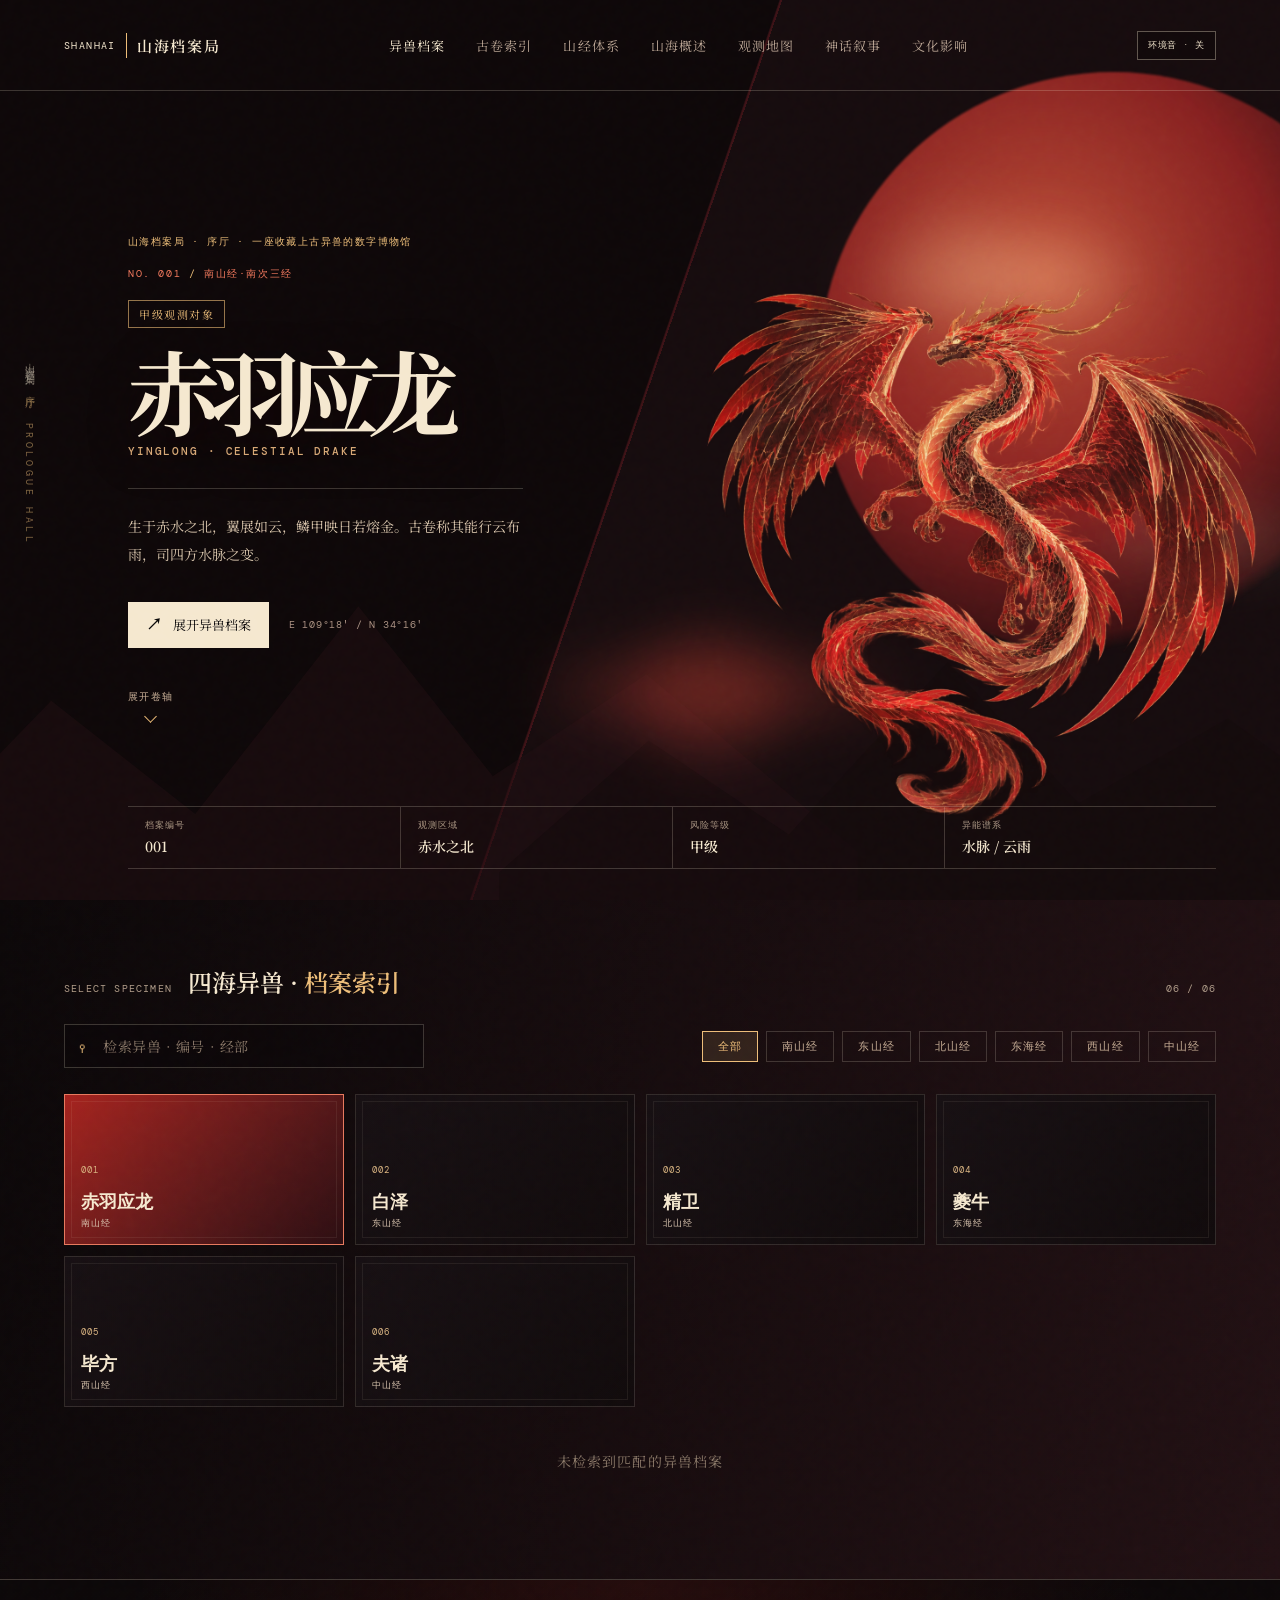
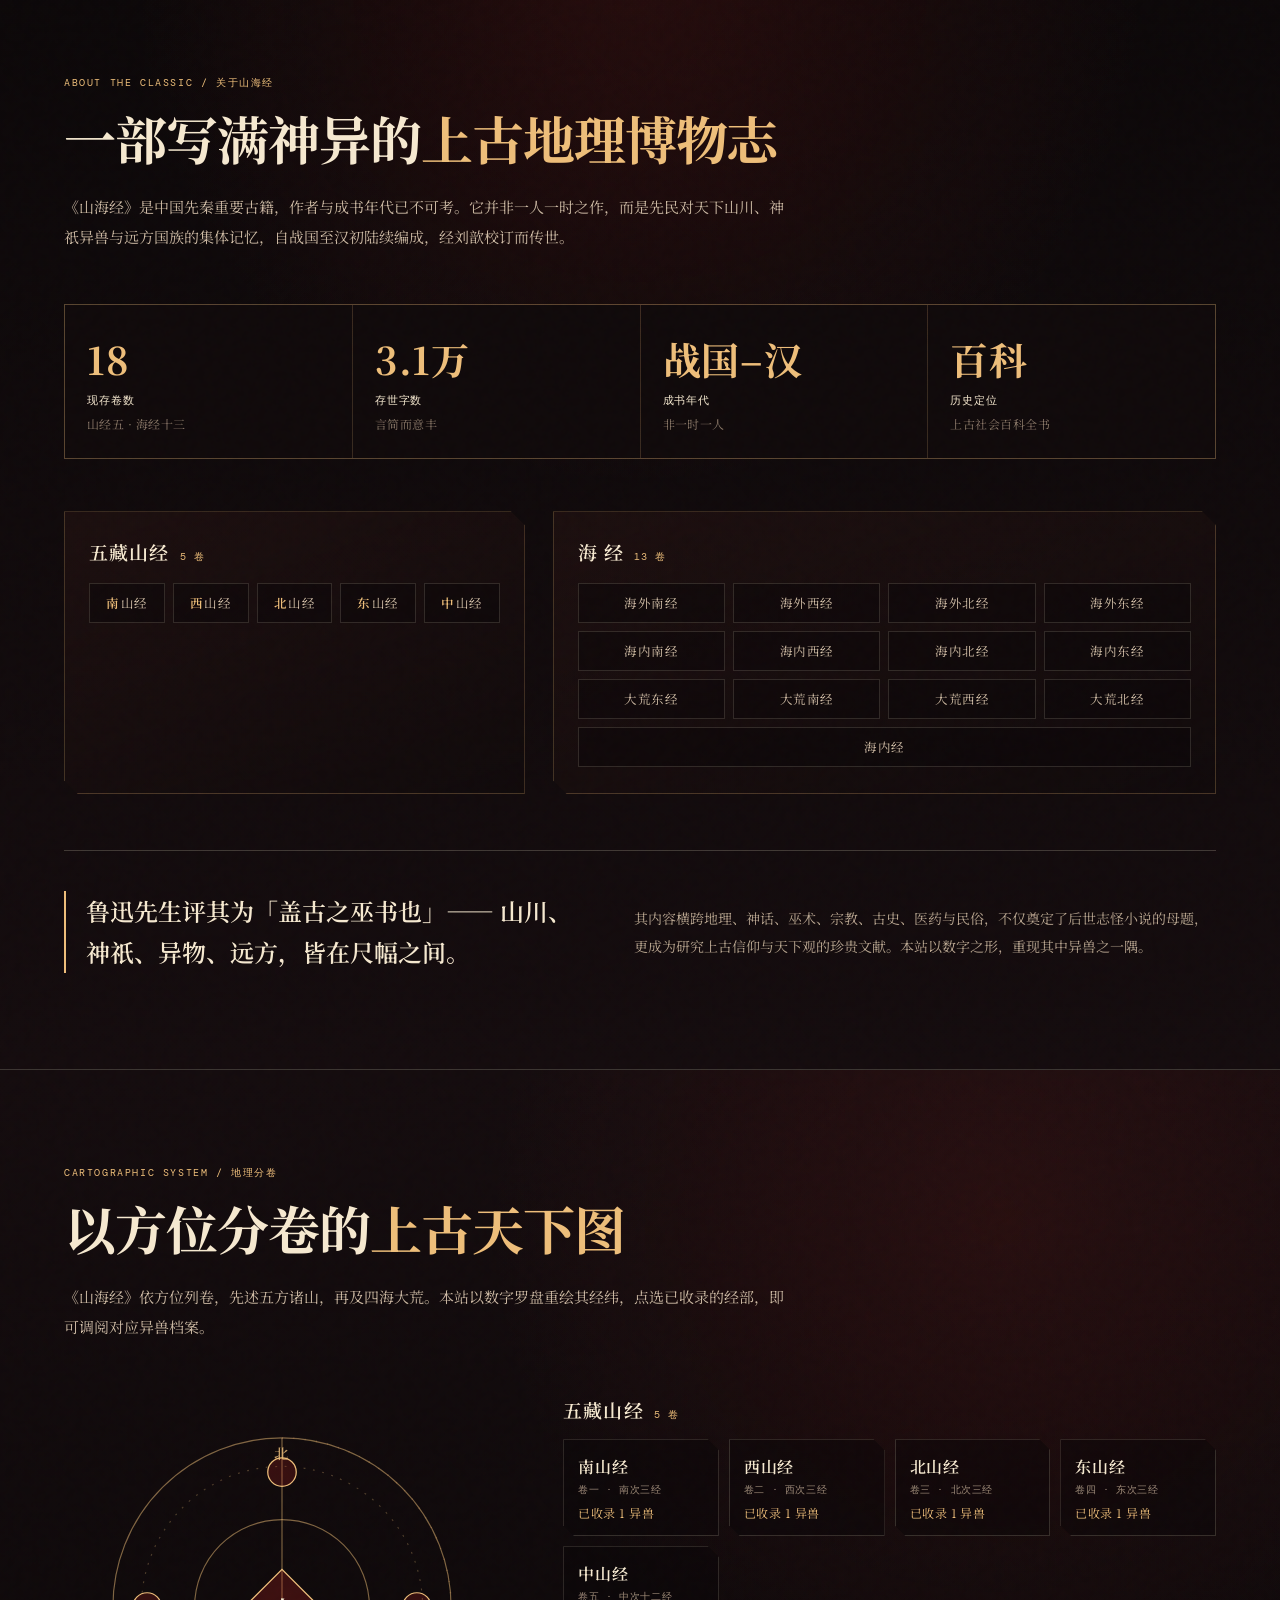
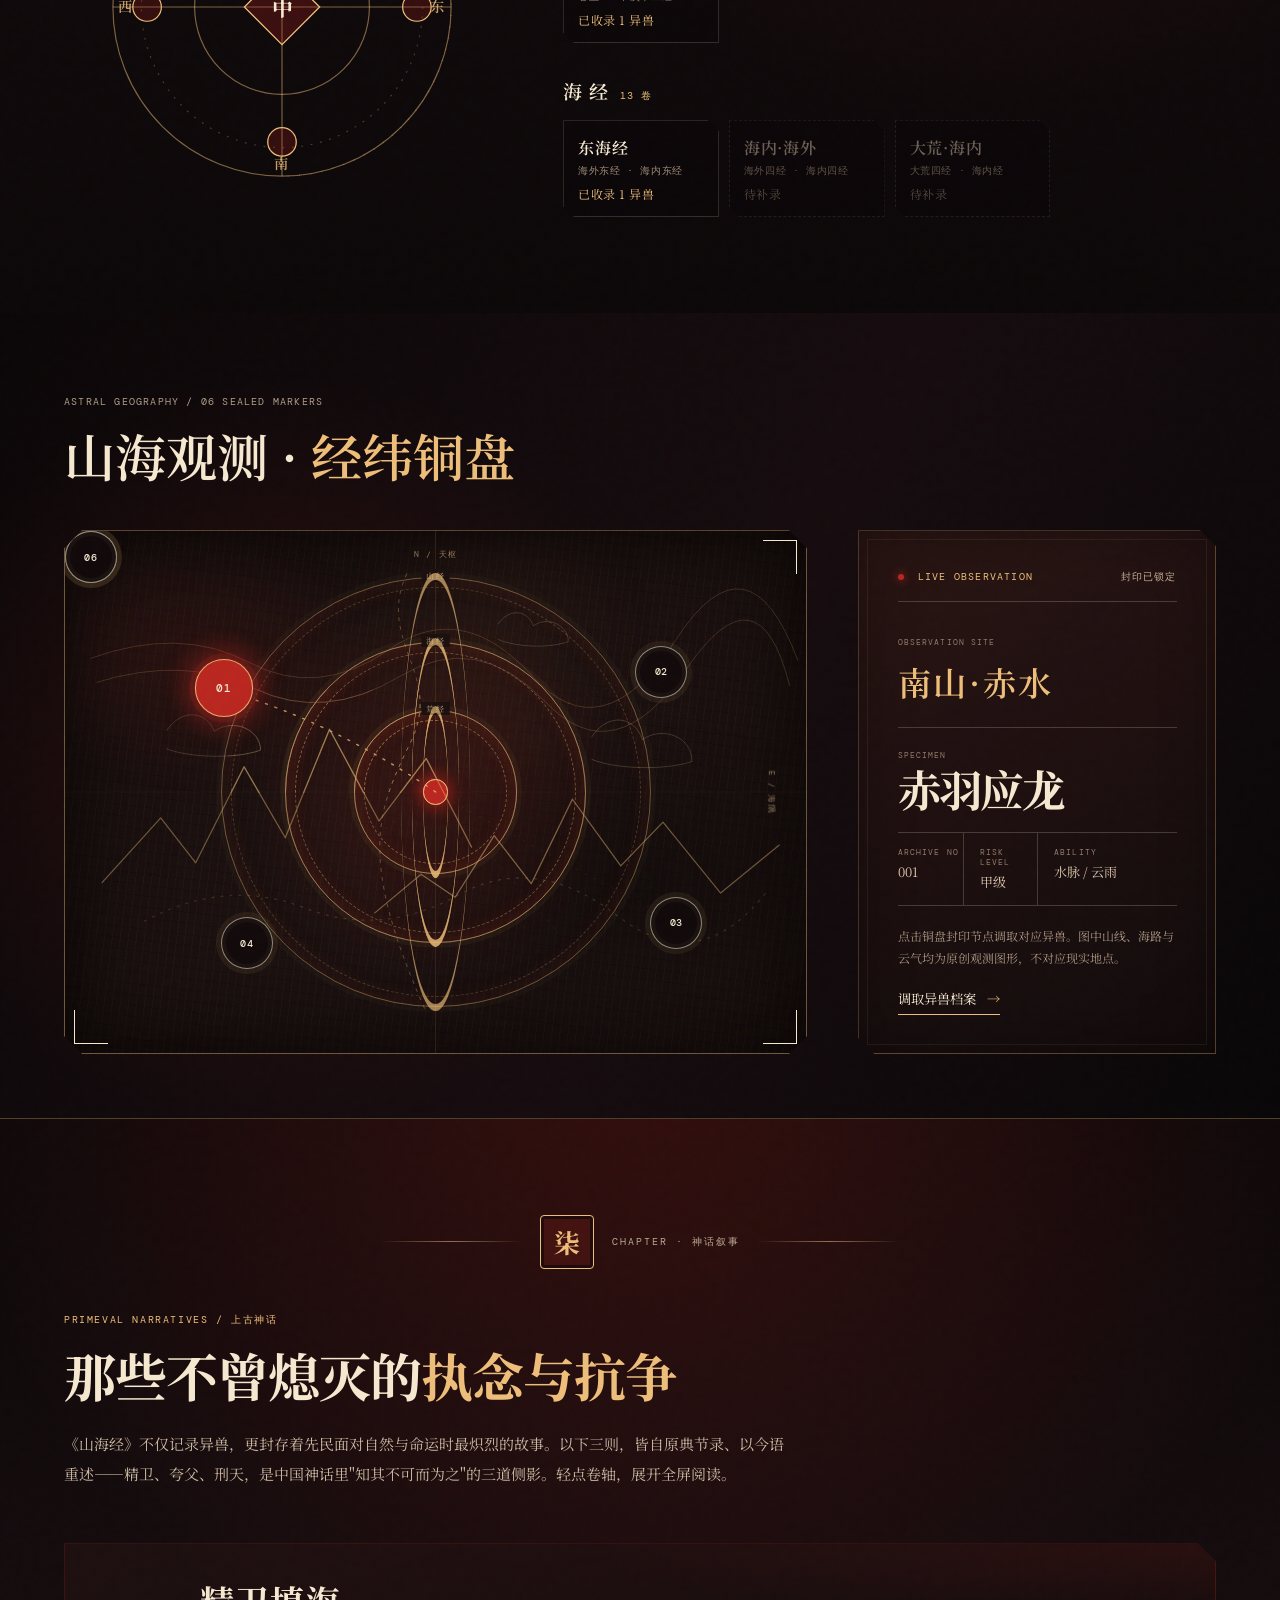
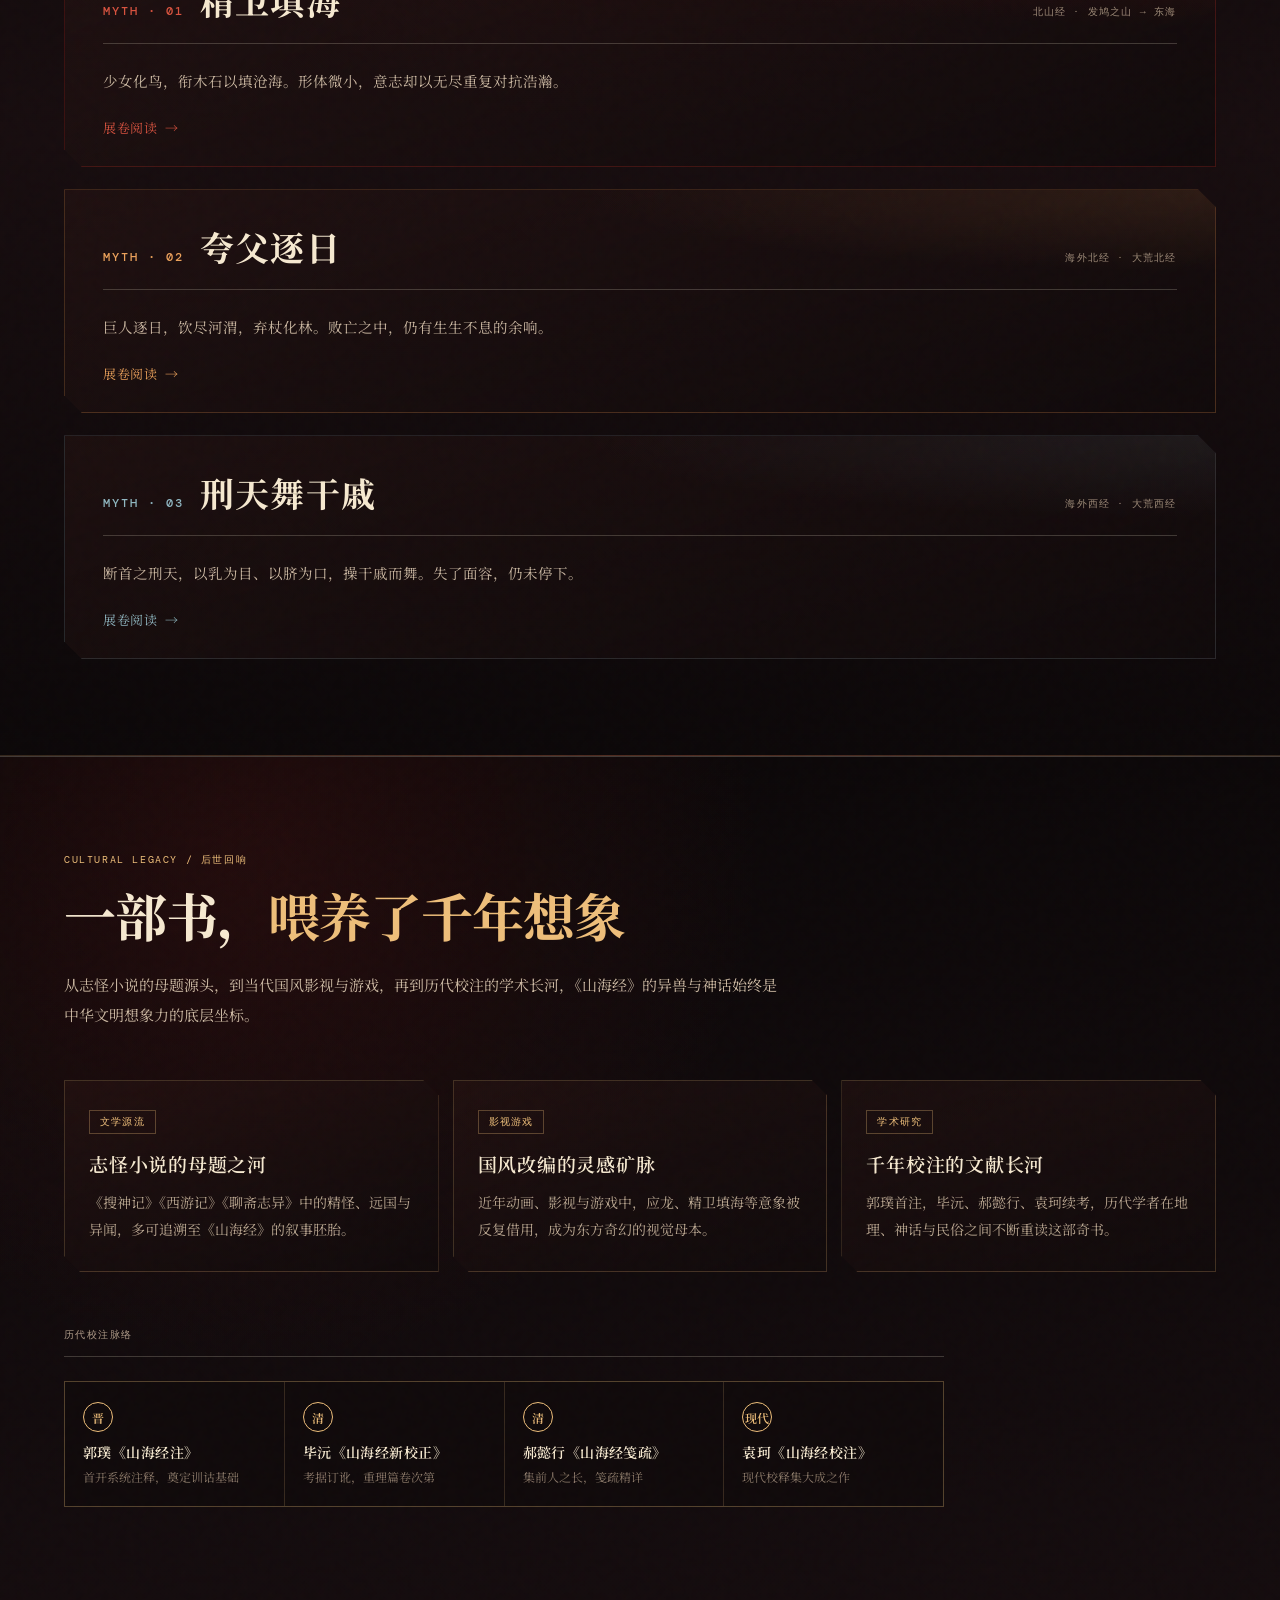
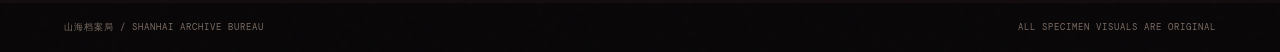
<file: index.html>
<!doctype html>
<html lang="zh-CN">
  <head>
    <meta charset="UTF-8" />
    <meta name="viewport" content="width=device-width, initial-scale=1.0" />
    <meta name="theme-color" content="#10090a" />
    <link rel="icon" href="favicon.svg" type="image/svg+xml" />
    <title>山海档案局 — 异兽档案站</title>
    <link rel="preconnect" href="https://fonts.googleapis.com" />
    <link rel="preconnect" href="https://fonts.gstatic.com" crossorigin />
    <link rel="preload" as="image" href="assets/dragon.png" fetchpriority="high" />
    <link href="https://fonts.googleapis.com/css2?family=DM+Mono:wght@400;500&family=Noto+Serif+SC:wght@400;600;700;900&display=swap" rel="stylesheet" />
    <link rel="stylesheet" href="css/tokens.css" />
    <link rel="stylesheet" href="css/base.css" />
    <link rel="stylesheet" href="css/components.css" />
    <link rel="stylesheet" href="css/sections.css" />
    <link rel="stylesheet" href="css/animations.css" />
    <link rel="stylesheet" href="css/responsive.css" />
  </head>
  <body>
    <main class="archive" id="archive">
      <div class="page-bg" aria-hidden="true">
        <span class="page-bg__blob page-bg__blob--gold"></span>
        <span class="page-bg__blob page-bg__blob--red"></span>
        <span class="page-bg__blob page-bg__blob--mist"></span>
        <span class="page-bg__veil"></span>
      </div>
      <div class="grain" aria-hidden="true"></div>
      <header class="topbar">
        <a class="wordmark" href="#archive" aria-label="山海档案局首页"><span>SHANHAI</span><i></i><b>山海档案局</b></a>
        <nav aria-label="主导航"><a class="active" href="#archive">异兽档案</a><a href="#records">古卷索引</a>
        <a href="#canon">山经体系</a>
        <a href="#overview">山海概述</a><a href="#map">观测地图</a><a href="#myth">神话叙事</a><a href="#legacy">文化影响</a></nav>
        <div class="top-actions"><button id="sound-toggle" class="sound-toggle" type="button" aria-pressed="false">环境音 · 关</button><button class="menu" type="button" aria-label="打开菜单"><span></span><span></span></button></div>
      </header>

      <nav class="mobile-nav" id="mobile-nav" aria-label="移动端导航">
        <a href="#archive">异兽档案</a>
        <a href="#records">古卷索引</a>
        <a href="#canon">山经体系</a>
        <a href="#overview">山海概述</a>
        <a href="#map">观测地图</a>
        <a href="#myth">神话叙事</a>
        <a href="#legacy">文化影响</a>
      </nav>

<section class="hero" aria-labelledby="beast-name">
        <div class="hero-wall" aria-hidden="true"><span>山海档案局</span><span>序厅 · PROLOGUE HALL</span></div>
        <div class="mountains" aria-hidden="true"></div><div class="sun-disc" aria-hidden="true"></div><div class="halo" aria-hidden="true"></div>
        <div class="cloud cloud-one" aria-hidden="true"></div><div class="cloud cloud-two" aria-hidden="true"></div><div class="cloud cloud-three" aria-hidden="true"></div>
        <div class="hero-copy">
          <p class="hero-intro">山海档案局 · 序厅 · 一座收藏上古异兽的数字博物馆</p>
          <p class="eyebrow"><span>NO. <span data-field="no">001</span></span> / <span data-field="source">南山经·南次三经</span></p>
          <p class="seal"><span data-field="rank">甲级</span>观测对象</p>
          <h1 id="beast-name" data-field="name">赤羽应龙</h1>
          <p class="latin" data-field="latin">YINGLONG · CELESTIAL DRAKE</p>
          <p class="description" data-field="description">生于赤水之北，翼展如云，鳞甲映日若熔金。古卷称其能行云布雨，司四方水脉之变。</p>
          <div class="hero-actions"><button class="scan-button" id="open-record" type="button"><span class="play">↗</span> 展开异兽档案</button><span class="coordinates">E 109°18′ / N 34°16′</span></div>
          <a class="hero-scroll" href="#records" aria-label="向下浏览山海经概述"><span class="hero-scroll__label">展开卷轴</span><span class="hero-scroll__chevron" aria-hidden="true"></span></a>
        </div>
        <div class="beast-stage" data-specimen="yinglong" aria-label="原创异兽档案图像">
          <div class="axis axis-x"></div><div class="axis axis-y"></div><span class="stage-label label-top">SOUTHERN RANGE / 07</span><span class="stage-label label-bottom">OBSERVATION IN PROGRESS</span>
          <figure class="specimen-art">
            <span class="specimen-aura" aria-hidden="true"></span>
            <img id="specimen-image" class="specimen-image" src="dragon-cut.png" alt="赤羽应龙透明异兽图" decoding="async" fetchpriority="high" />
            <!-- 分层交互应龙（鼠标热区驱动局部动画）；仅应龙启用，其余异兽显示上方静态 PNG -->
            <svg id="specimen-svg" class="specimen-svg" viewBox="0 0 1136 1385" preserveAspectRatio="xMidYMid slice" aria-hidden="true" role="presentation">
              <defs>
                <linearGradient id="goldGrad" x1="0" y1="0" x2="0" y2="1">
                  <stop offset="0" stop-color="#f5e8cf"/><stop offset=".5" stop-color="#edbd79"/><stop offset="1" stop-color="#b9823c"/>
                </linearGradient>
                <linearGradient id="wingGrad" x1="0" y1="0" x2="1" y2="1">
                  <stop offset="0" stop-color="#f5e8cf"/><stop offset=".55" stop-color="#edbd79"/><stop offset="1" stop-color="#7a4e22"/>
                </linearGradient>
                <radialGradient id="bodyGrad" cx=".5" cy=".4" r=".75">
                  <stop offset="0" stop-color="#3a2418"/><stop offset="1" stop-color="#160d09"/>
                </radialGradient>
              </defs>
              <!-- 尾 -->
              <g class="part part-tail" data-part="tail">
                <path class="art" d="M598 1080 C 660 1180, 520 1240, 600 1300 C 690 1356, 800 1300, 760 1240 C 726 1194, 640 1230, 668 1160" fill="none" stroke="url(#goldGrad)" stroke-width="16" stroke-linecap="round"/>
                <rect class="hot" x="500" y="1060" width="320" height="300"/>
              </g>
              <!-- 身体 -->
              <g class="part part-body" data-part="body">
                <path class="art" d="M566 372 C 520 520, 648 560, 600 720 C 558 868, 660 950, 598 1090" fill="none" stroke="url(#goldGrad)" stroke-width="48" stroke-linecap="round"/>
                <path class="art-fill" d="M566 372 C 520 520, 648 560, 600 720 C 558 868, 660 950, 598 1090" fill="none" stroke="url(#bodyGrad)" stroke-width="32" stroke-linecap="round"/>
                <rect class="hot" x="498" y="350" width="170" height="770"/>
              </g>
              <!-- 左翼 -->
              <g class="part part-wing part-wing-left" data-part="wing-left">
                <path class="art" d="M540 440 C 360 372, 196 372, 116 308 C 214 424, 236 466, 156 524 C 256 506, 298 546, 238 606 C 338 564, 380 606, 342 664 C 440 602, 502 604, 542 566 Z" fill="url(#wingGrad)" stroke="#f5e8cf" stroke-width="3" opacity=".94"/>
                <g class="feathers" stroke="#edbd79" stroke-width="2.4" opacity=".55" fill="none">
                  <path d="M312 478 L 196 412"/><path d="M334 528 L 214 486"/><path d="M352 578 L 244 544"/><path d="M366 628 L 268 600"/>
                </g>
                <rect class="hot" x="96" y="288" width="470" height="404"/>
              </g>
              <!-- 右翼 -->
              <g class="part part-wing part-wing-right" data-part="wing-right">
                <path class="art" d="M622 440 C 802 372, 966 372, 1024 308 C 926 424, 904 466, 984 524 C 884 506, 842 546, 902 606 C 802 564, 760 606, 798 664 C 700 602, 638 604, 598 566 Z" fill="url(#wingGrad)" stroke="#f5e8cf" stroke-width="3" opacity=".94"/>
                <g class="feathers" stroke="#edbd79" stroke-width="2.4" opacity=".55" fill="none">
                  <path d="M824 478 L 940 412"/><path d="M802 528 L 922 486"/><path d="M784 578 L 892 544"/><path d="M770 628 L 868 600"/>
                </g>
                <rect class="hot" x="566" y="288" width="470" height="404"/>
              </g>
              <!-- 头 -->
              <g class="part part-head" data-part="head">
                <path class="art" d="M566 372 C 544 312, 566 258, 626 248 C 706 236, 748 288, 726 338 C 706 380, 642 388, 602 380 C 582 376, 570 374, 566 372 Z" fill="url(#bodyGrad)" stroke="url(#goldGrad)" stroke-width="11"/>
                <path class="art" d="M624 258 C 612 206, 644 176, 686 156" fill="none" stroke="url(#goldGrad)" stroke-width="9" stroke-linecap="round"/>
                <path class="art" d="M704 258 C 706 206, 746 180, 786 166" fill="none" stroke="url(#goldGrad)" stroke-width="9" stroke-linecap="round"/>
                <path class="art" d="M566 372 C 484 392, 444 432, 424 484" fill="none" stroke="#edbd79" stroke-width="4" stroke-linecap="round"/>
                <circle class="eye" cx="648" cy="308" r="9" fill="#b92620"/>
                <rect class="hot" x="540" y="146" width="284" height="258"/>
              </g>
              <!-- 前左爪 -->
              <g class="part part-claw" data-part="claw-fl">
                <path class="art" d="M540 632 c -42 18, -62 50, -52 82 m 52 -82 c -8 42, 14 72, 44 82 m -44 -82 c 22 30, 52 40, 74 28" fill="none" stroke="url(#goldGrad)" stroke-width="10" stroke-linecap="round"/>
                <rect class="hot" x="462" y="610" width="156" height="140"/>
              </g>
              <!-- 前右爪 -->
              <g class="part part-claw" data-part="claw-fr">
                <path class="art" d="M654 632 c 42 18, 62 50, 52 82 m -52 -82 c 8 42, -14 72, -44 82 m 44 -82 c -22 30, -52 40, -74 28" fill="none" stroke="url(#goldGrad)" stroke-width="10" stroke-linecap="round"/>
                <rect class="hot" x="520" y="610" width="156" height="140"/>
              </g>
            </svg>
            <!-- 动态视频版（方案B已验证可用）：assets/dragon.webm 暂弃用；恢复时改回 <video id="specimen-image"> + <img id="specimen-fallback"> 双轨，并在 data.js 启用 yinglong.webm 字段 -->
            <span class="art-reflection" aria-hidden="true"></span>
            <div class="ember-field" aria-hidden="true"></div>
          </figure>
          <div class="specimen-stamp"><b data-field="seal">瑞</b><span>SEAL / <span data-field="no">001</span></span></div>
        </div>
        <div class="data-strip" aria-label="异兽数据"><div class="data-cell"><span>档案编号</span><b data-field="no">001</b></div><div class="data-cell"><span>观测区域</span><b data-field="region">赤水之北</b></div><div class="data-cell"><span>风险等级</span><b data-field="rank">甲级</b></div><div class="data-cell"><span>异能谱系</span><b data-field="element">水脉 / 云雨</b></div></div>
      </section>

      <section class="records" id="records" aria-labelledby="records-title"><div class="records-heading"><p>SELECT SPECIMEN</p><h2 id="records-title">四海异兽 · <em>档案索引</em></h2><span>06 / 06</span></div><div class="records-toolbar"><div class="records-search-wrap"><span class="records-search-icon" aria-hidden="true">&#9906;</span><input class="records-search" id="records-search" type="search" placeholder="检索异兽 · 编号 · 经部" aria-label="检索异兽档案" autocomplete="off" /></div><div class="records-filters" role="group" aria-label="按经部筛选"><button class="filter-chip active" type="button" data-filter="all">全部</button><button class="filter-chip" type="button" data-filter="南山经">南山经</button><button class="filter-chip" type="button" data-filter="东山经">东山经</button><button class="filter-chip" type="button" data-filter="北山经">北山经</button><button class="filter-chip" type="button" data-filter="东海经">东海经</button><button class="filter-chip" type="button" data-filter="西山经">西山经</button><button class="filter-chip" type="button" data-filter="中山经">中山经</button></div></div><div class="record-rail" role="tablist" aria-label="异兽选择"><button class="record-card active" data-beast="yinglong" data-category="南山经" role="tab" aria-selected="true"><span class="card-no">001</span><span class="card-art yinglong-art" aria-hidden="true"><svg viewBox="0 0 100 100" aria-hidden="true"><g fill="none" stroke="currentColor" stroke-width="1.7" stroke-linecap="round" stroke-linejoin="round"><path d="M24 66 C20 58 26 50 36 48 C44 46 50 52 54 46 C58 40 54 32 46 32 C40 32 36 38 38 44" /><path d="M38 44 C34 34 42 24 54 24 C62 24 68 30 66 38 C64 44 56 44 50 42" /><path d="M54 46 C62 54 72 54 78 48 C82 44 80 36 74 34 C68 32 62 38 60 42" /><path d="M48 52 L42 64 M56 50 L60 62 M46 44 L38 48" /></g></svg></span><strong>赤羽应龙</strong><small>南山经</small></button><button class="record-card" data-beast="bailu" data-category="东山经" role="tab" aria-selected="false"><span class="card-no">002</span><span class="card-art baize-art" aria-hidden="true"><svg viewBox="0 0 100 100" aria-hidden="true"><g fill="none" stroke="currentColor" stroke-width="1.7" stroke-linecap="round" stroke-linejoin="round"><path d="M34 40 C30 24 22 18 18 24 C22 28 28 32 30 42" /><path d="M34 40 L26 42 L24 48 L34 52 L44 50 C56 48 68 52 74 62 C76 68 72 74 64 72 C56 70 50 64 46 58" /><path d="M46 58 L46 76 M52 60 L52 78 M64 64 L66 78 M70 62 L76 76" /><path d="M76 62 C84 56 90 60 88 68 C86 74 78 72 76 66" /><path d="M34 52 C38 48 44 50 46 54" /><path d="M22 78 C28 74 34 78 32 84 M38 80 C44 76 50 80 48 86" /></g></svg></span><strong>白泽</strong><small>东山经</small></button><button class="record-card" data-beast="jingwei" data-category="北山经" role="tab" aria-selected="false"><span class="card-no">003</span><span class="card-art jingwei-art" aria-hidden="true"><svg viewBox="0 0 100 100" aria-hidden="true"><g fill="none" stroke="currentColor" stroke-width="1.7" stroke-linecap="round" stroke-linejoin="round"><path d="M32 42 L20 44 M24 42 L22 38 M28 44 L26 48" /><path d="M32 42 L38 40 C46 44 50 52 48 62 C46 70 40 74 34 70 C30 66 32 56 38 50" /><path d="M38 44 C28 34 18 36 22 46 C26 50 34 48 40 46" /><path d="M40 54 C30 56 24 64 28 70 C34 72 42 64 46 56" /><path d="M48 62 C56 70 70 72 78 66 C82 62 80 56 76 54 C72 58 64 60 56 58" /></g></svg></span><strong>精卫</strong><small>北山经</small></button><button class="record-card" data-beast="kuiniu" data-category="东海经" role="tab" aria-selected="false"><span class="card-no">004</span><span class="card-art kuiniu-art" aria-hidden="true"><svg viewBox="0 0 100 100" aria-hidden="true"><g fill="none" stroke="currentColor" stroke-width="1.7" stroke-linecap="round" stroke-linejoin="round"><path d="M34 44 C28 24 20 18 14 24 C20 30 28 34 32 44" /><path d="M66 44 C72 24 80 18 86 24 C80 30 72 34 68 44" /><path d="M34 44 C34 56 42 62 50 62 C58 62 66 56 66 44 C60 36 40 36 34 44" /><circle cx="44" cy="50" r="1.3" /><circle cx="56" cy="50" r="1.3" /><path d="M46 56 L54 56" /><path d="M36 60 C28 68 28 78 36 84 C44 88 56 88 64 84 C72 78 72 68 64 60" /><path d="M46 86 L46 96 M40 96 L58 96" /><path d="M22 72 L28 78 L22 84 M78 72 L72 78 L78 84" /><path d="M18 86 C24 82 30 86 28 92 M72 86 C66 82 60 86 62 92" /></g></svg></span><strong>夔牛</strong><small>东海经</small></button><button class="record-card" data-beast="bifang" data-category="西山经" role="tab" aria-selected="false"><span class="card-no">005</span><span class="card-art bifang-art" aria-hidden="true"><svg viewBox="0 0 100 100" aria-hidden="true"><g fill="none" stroke="currentColor" stroke-width="1.7" stroke-linecap="round" stroke-linejoin="round"><path d="M40 62 C34 54 40 44 54 44 C66 44 74 52 72 62 C70 70 60 74 50 72 C44 71 42 67 40 62 Z"/><path d="M64 48 C70 38 66 28 74 22"/><path d="M72 18 C78 14 84 18 82 24 C80 28 74 28 72 24 Z"/><path d="M82 22 L92 18 L82 26"/><path d="M40 60 C30 58 24 66 26 74 C34 72 40 68 44 64"/><path d="M72 64 C82 66 88 60 92 54 M70 68 C80 74 86 72 92 68"/><path d="M52 72 L52 86 L46 94 M52 86 L58 94"/></g></svg></span><strong>毕方</strong><small>西山经</small></button><button class="record-card" data-beast="fuzhu" data-category="中山经" role="tab" aria-selected="false"><span class="card-no">006</span><span class="card-art fuzhu-art" aria-hidden="true"><svg viewBox="0 0 100 100" aria-hidden="true"><g fill="none" stroke="currentColor" stroke-width="1.7" stroke-linecap="round" stroke-linejoin="round"><path d="M34 60 C30 50 38 42 52 42 C66 42 74 50 72 60 C70 68 60 72 50 70 C42 69 36 66 34 60 Z"/><path d="M52 44 C50 34 54 26 62 22"/><path d="M58 18 C52 14 52 22 58 24 C64 26 64 18 60 16 Z"/><path d="M64 20 L72 18"/><path d="M54 24 C50 16 52 10 58 8 M58 8 C54 12 56 18 60 20"/><path d="M58 24 C56 14 62 10 68 10 M68 10 C64 14 64 20 68 22"/><path d="M42 68 L40 88 L34 96 M40 88 L46 96"/><path d="M58 70 L58 90 L52 98 M58 90 L64 98"/></g></svg></span><strong>夫诸</strong><small>中山经</small></button></div><p class="records-empty is-hidden">未检索到匹配的异兽档案</p></section>

      <section class="overview" id="overview" aria-labelledby="overview-title">
        <div class="overview-inner">
          <header class="overview-head" data-reveal>
            <p class="overview-eyebrow">ABOUT THE CLASSIC / 关于山海经</p>
            <h2 id="overview-title" class="overview-title">一部写满神异的<em>上古地理博物志</em></h2>
            <p class="overview-lead">《山海经》是中国先秦重要古籍，作者与成书年代已不可考。它并非一人一时之作，而是先民对天下山川、神祇异兽与远方国族的集体记忆，自战国至汉初陆续编成，经刘歆校订而传世。</p>
          </header>

          <div class="overview-figures" data-reveal>
            <div class="figure"><span class="figure__num">18</span><span class="figure__label">现存卷数</span><span class="figure__sub">山经五 · 海经十三</span></div>
            <div class="figure"><span class="figure__num">3.1万</span><span class="figure__label">存世字数</span><span class="figure__sub">言简而意丰</span></div>
            <div class="figure"><span class="figure__num">战国–汉</span><span class="figure__label">成书年代</span><span class="figure__sub">非一时一人</span></div>
            <div class="figure"><span class="figure__num">百科</span><span class="figure__label">历史定位</span><span class="figure__sub">上古社会百科全书</span></div>
          </div>

          <div class="overview-system" data-reveal>
            <div class="system-col system-col--mountain">
              <h3 class="system-title">五藏山经 <span>5 卷</span></h3>
              <ul class="volume-list">
                <li><b>南</b>山经</li><li><b>西</b>山经</li><li><b>北</b>山经</li><li><b>东</b>山经</li><li><b>中</b>山经</li>
              </ul>
            </div>
            <div class="system-col system-col--sea">
              <h3 class="system-title">海 经 <span>13 卷</span></h3>
              <ul class="volume-list volume-list--sea">
                <li>海外南经</li><li>海外西经</li><li>海外北经</li><li>海外东经</li>
                <li>海内南经</li><li>海内西经</li><li>海内北经</li><li>海内东经</li>
                <li>大荒东经</li><li>大荒南经</li><li>大荒西经</li><li>大荒北经</li>
                <li class="volume-list__solo">海内经</li>
              </ul>
            </div>
          </div>

          <div class="overview-note" data-reveal>
            <blockquote class="overview-quote">鲁迅先生评其为「盖古之巫书也」—— 山川、神祇、异物、远方，皆在尺幅之间。</blockquote>
            <p class="overview-desc">其内容横跨地理、神话、巫术、宗教、古史、医药与民俗，不仅奠定了后世志怪小说的母题，更成为研究上古信仰与天下观的珍贵文献。本站以数字之形，重现其中异兽之一隅。</p>
          </div>
        </div>
      </section>

      <section class="canon" id="canon" aria-labelledby="canon-title">
        <div class="canon-inner">
          <header class="canon-head">
            <p class="canon-eyebrow" data-reveal>CARTOGRAPHIC SYSTEM / 地理分卷</p>
            <h2 id="canon-title" class="canon-title" data-reveal>以方位分卷的<em>上古天下图</em></h2>
            <p class="canon-lead" data-reveal>《山海经》依方位列卷，先述五方诸山，再及四海大荒。本站以数字罗盘重绘其经纬，点选已收录的经部，即可调阅对应异兽档案。</p>
          </header>

          <div class="canon-body">
            <div class="canon-compass" data-reveal aria-hidden="true">
              <svg class="compass-svg" viewBox="0 0 400 400" role="presentation" data-scroll>
                <g class="compass-ring">
                  <circle cx="200" cy="200" r="178" />
                  <circle cx="200" cy="200" r="148" class="compass-dash" />
                  <circle cx="200" cy="200" r="92" />
                  <line x1="200" y1="22" x2="200" y2="378" />
                  <line x1="22" y1="200" x2="378" y2="200" />
                </g>
                <path class="compass-sea" d="M 200 22 A 178 178 0 0 1 378 200 A 178 178 0 0 1 200 378" />
                <g class="compass-poi">
                  <circle cx="200" cy="58" r="15" />
                  <circle cx="200" cy="342" r="15" />
                  <circle cx="58" cy="200" r="15" />
                  <circle cx="342" cy="200" r="15" />
                </g>
                <g class="compass-label">
                  <text x="200" y="44" text-anchor="middle">北</text>
                  <text x="200" y="370" text-anchor="middle">南</text>
                  <text x="36" y="205" text-anchor="middle">西</text>
                  <text x="364" y="205" text-anchor="middle">东</text>
                </g>
                <rect class="compass-core" x="172" y="172" width="56" height="56" transform="rotate(45 200 200)" />
                <text class="compass-center" x="200" y="209" text-anchor="middle">中</text>
              </svg>
            </div>

            <div class="canon-volumes" data-reveal>
              <div class="canon-group">
                <h3 class="canon-group__title">五藏山经 <span>5 卷</span></h3>
                <div class="canon-grid">
                  <a class="canon-card" href="#records" data-go-filter="南山经">
                    <span class="canon-card__name">南山经</span>
                    <span class="canon-card__meta">卷一 · 南次三经</span>
                    <span class="canon-card__state">已收录 1 异兽</span>
                  </a>
                  <a class="canon-card" href="#records" data-go-filter="西山经">
                    <span class="canon-card__name">西山经</span>
                    <span class="canon-card__meta">卷二 · 西次三经</span>
                    <span class="canon-card__state">已收录 1 异兽</span>
                  </a>
                  <a class="canon-card" href="#records" data-go-filter="北山经">
                    <span class="canon-card__name">北山经</span>
                    <span class="canon-card__meta">卷三 · 北次三经</span>
                    <span class="canon-card__state">已收录 1 异兽</span>
                  </a>
                  <a class="canon-card" href="#records" data-go-filter="东山经">
                    <span class="canon-card__name">东山经</span>
                    <span class="canon-card__meta">卷四 · 东次三经</span>
                    <span class="canon-card__state">已收录 1 异兽</span>
                  </a>
                  <a class="canon-card" href="#records" data-go-filter="中山经">
                    <span class="canon-card__name">中山经</span>
                    <span class="canon-card__meta">卷五 · 中次十二经</span>
                    <span class="canon-card__state">已收录 1 异兽</span>
                  </a>
                </div>
              </div>

              <div class="canon-group">
                <h3 class="canon-group__title">海 经 <span>13 卷</span></h3>
                <div class="canon-grid">
                  <a class="canon-card" href="#records" data-go-filter="东海经">
                    <span class="canon-card__name">东海经</span>
                    <span class="canon-card__meta">海外东经 · 海内东经</span>
                    <span class="canon-card__state">已收录 1 异兽</span>
                  </a>
                  <div class="canon-card is-locked" aria-disabled="true">
                    <span class="canon-card__name">海内·海外</span>
                    <span class="canon-card__meta">海外四经 · 海内四经</span>
                    <span class="canon-card__state">待补录</span>
                  </div>
                  <div class="canon-card is-locked" aria-disabled="true">
                    <span class="canon-card__name">大荒·海内</span>
                    <span class="canon-card__meta">大荒四经 · 海内经</span>
                    <span class="canon-card__state">待补录</span>
                  </div>
                </div>
              </div>
            </div>
          </div>
        </div>
      </section>

      

      <section class="map-section" id="map" aria-labelledby="map-title">
        <div class="map-heading">
          <p>ASTRAL GEOGRAPHY / 06 SEALED MARKERS</p>
          <h2 id="map-title">山海观测 · <em>经纬铜盘</em></h2>
        </div>
        <div class="map-grid">
          <div class="map-board" data-active-beast="yinglong" aria-label="山海异兽经纬观测地图">
            <span class="map-corner corner-nw" aria-hidden="true"></span>
            <span class="map-corner corner-ne" aria-hidden="true"></span>
            <span class="map-corner corner-sw" aria-hidden="true"></span>
            <span class="map-corner corner-se" aria-hidden="true"></span>
            <span class="map-axis-label axis-north" aria-hidden="true">N / 天枢</span>
            <span class="map-axis-label axis-east" aria-hidden="true">E / 海隅</span>
            <span class="map-scan" aria-hidden="true"></span>

            <div class="map-astrolabe" aria-hidden="true">
              <span class="astrolabe-ring ring-outer"><i>山经</i></span>
              <span class="astrolabe-ring ring-middle"><i>海经</i></span>
              <span class="astrolabe-ring ring-inner"><i>荒经</i></span>
              <span class="astrolabe-heart"></span>
            </div>

            <svg class="map-terrain" viewBox="0 0 720 500" preserveAspectRatio="none" aria-hidden="true">
              <g class="terrain-mountains">
                <path d="M36 337 L93 275 L127 318 L174 226 L214 294 L257 190 L305 278 L351 218 L395 303" />
                <path d="M301 366 L346 329 L379 351 L417 292 L453 338 L493 257 L540 321 L581 279 L637 347 L694 301" />
                <path class="terrain-ridge" d="M77 374 Q157 332 232 361 T382 349 T537 369 T684 343" />
              </g>
              <g class="terrain-waters">
                <path d="M25 122 Q112 91 179 126 T316 113 T454 139 T593 105 T712 124" />
                <path d="M31 145 Q116 119 184 151 T326 139 T467 164 T604 132 T704 148" />
                <path class="terrain-river" d="M332 41 C302 106 368 137 336 202 S283 311 350 459" />
              </g>
              <g class="terrain-clouds">
                <path d="M99 191 c15-22 39-18 46 1 18-13 45-2 45 18-25 9-69 7-91-1" />
                <path d="M512 197 c16-24 42-19 49 3 20-14 49-2 48 21-28 9-75 7-97-2" />
                <path d="M421 89 c11-16 29-13 34 2 14-10 34-1 34 15-20 7-52 5-68-2" />
              </g>
              <g class="observation-routes">
                <path class="map-route" data-route="yinglong" d="M360 250 Q261 184 160 154" />
                <path class="map-route" data-route="bailu" d="M360 250 Q466 159 571 139" />
                <path class="map-route" data-route="jingwei" d="M360 250 Q477 315 588 371" />
                <path class="map-route" data-route="kuiniu" d="M360 250 Q248 329 179 390" />
                <path class="map-route" data-route="bifang" d="M360 250 Q300 198 248 150" />
                <path class="map-route" data-route="fuzhu" d="M360 250 Q424 322 478 384" />
              </g>
            </svg>

            <button class="map-region active" type="button" data-beast="yinglong" aria-label="南山·赤水，赤羽应龙" aria-pressed="true"><span>01</span><small class="map-node-tooltip"><b>NO. 01</b><em>南山·赤水</em><strong>赤羽应龙</strong></small></button>
            <button class="map-region" type="button" data-beast="bailu" aria-label="北山·灵泽，白泽" aria-pressed="false"><span>02</span><small class="map-node-tooltip"><b>NO. 02</b><em>北山·灵泽</em><strong>白泽</strong></small></button>
            <button class="map-region" type="button" data-beast="jingwei" aria-label="东海·发鸠，精卫" aria-pressed="false"><span>03</span><small class="map-node-tooltip"><b>NO. 03</b><em>东海·发鸠</em><strong>精卫</strong></small></button>
            <button class="map-region" type="button" data-beast="kuiniu" aria-label="西山·流波，夔牛" aria-pressed="false"><span>04</span><small class="map-node-tooltip"><b>NO. 04</b><em>西山·流波</em><strong>夔牛</strong></small></button>
            <button class="map-region" type="button" data-beast="bifang" aria-label="西山·章莪，毕方" aria-pressed="false"><span>05</span><small class="map-node-tooltip"><b>NO. 05</b><em>西山·章莪</em><strong>毕方</strong></small></button>
            <button class="map-region" type="button" data-beast="fuzhu" aria-label="中山·敖岸，夫诸" aria-pressed="false"><span>06</span><small class="map-node-tooltip"><b>NO. 06</b><em>中山·敖岸</em><strong>夫诸</strong></small></button>
          </div>

          <aside class="map-legend" aria-label="当前观测档案" aria-live="polite">
            <div class="map-legend-status"><span><i></i> LIVE OBSERVATION</span><b>封印已锁定</b></div>
            <div class="map-legend-place"><span>OBSERVATION SITE</span><h3 data-map-label>南山·赤水</h3></div>
            <div class="map-legend-specimen"><span>SPECIMEN</span><strong data-field="name">赤羽应龙</strong></div>
            <dl class="map-legend-data"><div><dt>ARCHIVE NO</dt><dd data-field="no">001</dd></div><div><dt>RISK LEVEL</dt><dd data-field="rank">甲级</dd></div><div><dt>ABILITY</dt><dd data-field="element">水脉 / 云雨</dd></div></dl>
            <p class="map-legend-note">点击铜盘封印节点调取对应异兽。图中山线、海路与云气均为原创观测图形，不对应现实地点。</p>
            <button class="map-index-link" type="button">调取异兽档案 <span>→</span></button>
          </aside>
        </div>
      </section>

      <section class="myth" id="myth" aria-labelledby="myth-title">
        <div class="myth-inner">
          <div class="myth-chapter" aria-hidden="true" data-reveal>
            <span class="myth-chapter__rule"></span>
            <span class="myth-chapter__seal">柒</span>
            <span class="myth-chapter__label">CHAPTER · 神话叙事</span>
            <span class="myth-chapter__rule"></span>
          </div>
          <header class="myth-head">
            <p class="myth-eyebrow" data-reveal>PRIMEVAL NARRATIVES / 上古神话</p>
            <h2 id="myth-title" class="myth-title" data-reveal>那些不曾熄灭的<em>执念与抗争</em></h2>
            <p class="myth-lead" data-reveal>《山海经》不仅记录异兽，更封存着先民面对自然与命运时最炽烈的故事。以下三则，皆自原典节录、以今语重述——精卫、夸父、刑天，是中国神话里"知其不可而为之"的三道侧影。轻点卷轴，展开全屏阅读。</p>
          </header>

          <div class="myth-list">
            <button class="myth-scroll myth-scroll--jingwei" type="button" data-myth="jingwei" data-reveal aria-labelledby="myth-jingwei">
              <div class="myth-scroll__head">
                <span class="myth-scroll__no">MYTH · 01</span>
                <h3 class="myth-scroll__name" id="myth-jingwei">精卫填海</h3>
                <span class="myth-scroll__source">北山经 · 发鸠之山 → 东海</span>
              </div>
              <p class="myth-scroll__lede">少女化鸟，衔木石以填沧海。形体微小，意志却以无尽重复对抗浩瀚。</p>
              <span class="myth-scroll__open">展卷阅读 <span aria-hidden="true">→</span></span>
            </button>

            <button class="myth-scroll myth-scroll--kuafu" type="button" data-myth="kuafu" data-reveal aria-labelledby="myth-kuafu">
              <div class="myth-scroll__head">
                <span class="myth-scroll__no">MYTH · 02</span>
                <h3 class="myth-scroll__name" id="myth-kuafu">夸父逐日</h3>
                <span class="myth-scroll__source">海外北经 · 大荒北经</span>
              </div>
              <p class="myth-scroll__lede">巨人逐日，饮尽河渭，弃杖化林。败亡之中，仍有生生不息的余响。</p>
              <span class="myth-scroll__open">展卷阅读 <span aria-hidden="true">→</span></span>
            </button>

            <button class="myth-scroll myth-scroll--xingtian" type="button" data-myth="xingtian" data-reveal aria-labelledby="myth-xingtian">
              <div class="myth-scroll__head">
                <span class="myth-scroll__no">MYTH · 03</span>
                <h3 class="myth-scroll__name" id="myth-xingtian">刑天舞干戚</h3>
                <span class="myth-scroll__source">海外西经 · 大荒西经</span>
              </div>
              <p class="myth-scroll__lede">断首之刑天，以乳为目、以脐为口，操干戚而舞。失了面容，仍未停下。</p>
              <span class="myth-scroll__open">展卷阅读 <span aria-hidden="true">→</span></span>
            </button>
          </div>

          <dialog class="myth-dialog" id="myth-dialog" aria-labelledby="myth-dialog-name">
            <button class="myth-dialog__close" type="button" id="close-myth" aria-label="关闭">×</button>
            <div class="myth-dialog__inner">
              <div class="myth-dialog__head">
                <span class="myth-dialog__no"></span>
                <h2 class="myth-dialog__name" id="myth-dialog-name"></h2>
                <span class="myth-dialog__source"></span>
              </div>
              <div class="myth-dialog__body">
                <blockquote class="myth-dialog__original"><p></p><footer>—— 古籍原文节录</footer></blockquote>
                <p class="myth-dialog__prose"></p>
              </div>
              <div class="myth-dialog__foot">
                <div class="myth-dialog__tags"></div>
                <button class="myth-dialog__link" type="button" data-open-beast="jingwei">展开关联档案 <span aria-hidden="true">→</span></button>
                <span class="myth-dialog__locked" aria-disabled="true">异兽待收录</span>
              </div>
            </div>
          </dialog>
        </div>
      </section>

      <section class="legacy" id="legacy" aria-labelledby="legacy-title">
        <div class="legacy-inner">
          <header class="legacy-head" data-reveal>
            <p class="legacy-eyebrow">CULTURAL LEGACY / 后世回响</p>
            <h2 id="legacy-title" class="legacy-title">一部书，<em>喂养了千年想象</em></h2>
            <p class="legacy-lead">从志怪小说的母题源头，到当代国风影视与游戏，再到历代校注的学术长河，《山海经》的异兽与神话始终是中华文明想象力的底层坐标。</p>
          </header>

          <div class="legacy-grid" data-reveal>
            <article class="legacy-card">
              <span class="legacy-card__tag">文学源流</span>
              <h3 class="legacy-card__title">志怪小说的母题之河</h3>
              <p class="legacy-card__text">《搜神记》《西游记》《聊斋志异》中的精怪、远国与异闻，多可追溯至《山海经》的叙事胚胎。</p>
            </article>
            <article class="legacy-card">
              <span class="legacy-card__tag">影视游戏</span>
              <h3 class="legacy-card__title">国风改编的灵感矿脉</h3>
              <p class="legacy-card__text">近年动画、影视与游戏中，应龙、精卫填海等意象被反复借用，成为东方奇幻的视觉母本。</p>
            </article>
            <article class="legacy-card">
              <span class="legacy-card__tag">学术研究</span>
              <h3 class="legacy-card__title">千年校注的文献长河</h3>
              <p class="legacy-card__text">郭璞首注，毕沅、郝懿行、袁珂续考，历代学者在地理、神话与民俗之间不断重读这部奇书。</p>
            </article>
          </div>

          <div class="legacy-timeline" data-reveal>
            <p class="legacy-timeline__label">历代校注脉络</p>
            <ol class="legacy-axis">
              <li class="legacy-node">
                <span class="legacy-node__era">晋</span>
                <div class="legacy-node__body"><b>郭璞《山海经注》</b><small>首开系统注释，奠定训诂基础</small></div>
              </li>
              <li class="legacy-node">
                <span class="legacy-node__era">清</span>
                <div class="legacy-node__body"><b>毕沅《山海经新校正》</b><small>考据订讹，重理篇卷次第</small></div>
              </li>
              <li class="legacy-node">
                <span class="legacy-node__era">清</span>
                <div class="legacy-node__body"><b>郝懿行《山海经笺疏》</b><small>集前人之长，笺疏精详</small></div>
              </li>
              <li class="legacy-node">
                <span class="legacy-node__era">现代</span>
                <div class="legacy-node__body"><b>袁珂《山海经校注》</b><small>现代校释集大成之作</small></div>
              </li>
            </ol>
          </div>
        </div>
      </section>

      <dialog class="record-dialog" id="record-dialog" aria-labelledby="record-title">
        <article class="record-drawer">
          <header class="record-drawer-header">
            <div>
              <p class="record-kicker">RESEARCH ARCHIVE / NO. <span data-record-field="no">---</span></p>
              <h2 id="record-title" data-record-field="name">异兽研究档案</h2>
              <p class="record-latin" data-record-field="latin">SPECIMEN RECORD</p>
            </div>
            <button class="close-dialog" id="close-record" type="button" aria-label="关闭异兽研究档案">×</button>
          </header>

          <figure class="record-showcase">
            <span class="record-showcase-index" aria-hidden="true">ORIGINAL SPECIMEN</span>
            <span class="record-showcase-corner" aria-hidden="true"></span>
            <img data-record-field="image" src="assets/dragon.png" alt="赤羽应龙原画档案" decoding="async" />
            <figcaption>原创异兽原画 · 观测样本</figcaption>
          </figure>

          <section class="record-section record-facts" aria-labelledby="record-facts-title">
            <div class="record-section-heading">
              <span>01</span>
              <h3 id="record-facts-title">基础档案</h3>
              <small>BASIC DATA</small>
            </div>
            <dl>
              <div><dt>典籍来源</dt><dd data-record-field="source">档案待补全</dd></div>
              <div><dt>观测区域</dt><dd data-record-field="region">档案待补全</dd></div>
              <div><dt>风险等级</dt><dd data-record-field="rank">档案待补全</dd></div>
              <div><dt>异能谱系</dt><dd data-record-field="element">档案待补全</dd></div>
            </dl>
          </section>

          <section class="record-section" aria-labelledby="record-research-title">
            <div class="record-section-heading">
              <span>02</span>
              <h3 id="record-research-title">研究摘要</h3>
              <small>FIELD NOTES</small>
            </div>
            <p class="record-research" data-record-field="research">档案待补全</p>
          </section>

          <section class="record-section" aria-labelledby="record-quote-title">
            <div class="record-section-heading">
              <span>03</span>
              <h3 id="record-quote-title">古籍摘录</h3>
              <small>ARCHIVAL EXCERPT</small>
            </div>
            <blockquote class="record-quote">
              <span aria-hidden="true">卷</span>
              <p data-record-field="quote">档案待补全</p>
              <footer>据古籍意译整理 · 非逐字原典</footer>
            </blockquote>
          </section>

          <section class="record-section" aria-labelledby="record-stats-title">
            <div class="record-section-heading">
              <span>04</span>
              <h3 id="record-stats-title">属性数据</h3>
              <small>OBSERVATION METRICS</small>
            </div>
            <div class="record-stats">
              <div class="record-stat"><div><span>力量</span><output data-record-field="strength">--</output></div><div class="record-stat-track" role="progressbar" aria-label="力量" aria-valuemin="0" aria-valuemax="100" aria-valuenow="0"><i data-record-field="strength-bar"></i></div></div>
              <div class="record-stat"><div><span>速度</span><output data-record-field="speed">--</output></div><div class="record-stat-track" role="progressbar" aria-label="速度" aria-valuemin="0" aria-valuemax="100" aria-valuenow="0"><i data-record-field="speed-bar"></i></div></div>
              <div class="record-stat"><div><span>智慧</span><output data-record-field="wisdom">--</output></div><div class="record-stat-track" role="progressbar" aria-label="智慧" aria-valuemin="0" aria-valuemax="100" aria-valuenow="0"><i data-record-field="wisdom-bar"></i></div></div>
              <div class="record-stat"><div><span>异能</span><output data-record-field="ability">--</output></div><div class="record-stat-track" role="progressbar" aria-label="异能" aria-valuemin="0" aria-valuemax="100" aria-valuenow="0"><i data-record-field="ability-bar"></i></div></div>
              <div class="record-stat"><div><span>危险度</span><output data-record-field="danger">--</output></div><div class="record-stat-track" role="progressbar" aria-label="危险度" aria-valuemin="0" aria-valuemax="100" aria-valuenow="0"><i data-record-field="danger-bar"></i></div></div>
            </div>
          </section>

          <nav class="record-section record-related" aria-labelledby="record-related-title">
            <div class="record-section-heading">
              <span>05</span>
              <h3 id="record-related-title">相关档案</h3>
              <small>RELATED RECORDS</small>
            </div>
            <div class="related-records" aria-label="切换相关异兽档案"></div>
          </nav>
        </article>
      </dialog>
      <footer><span>山海档案局 / SHANHAI ARCHIVE BUREAU</span><span>ALL SPECIMEN VISUALS ARE ORIGINAL</span></footer>
    </main>
    <script type="module" src="js/app.js"></script>
  </body>
</html>
</file>
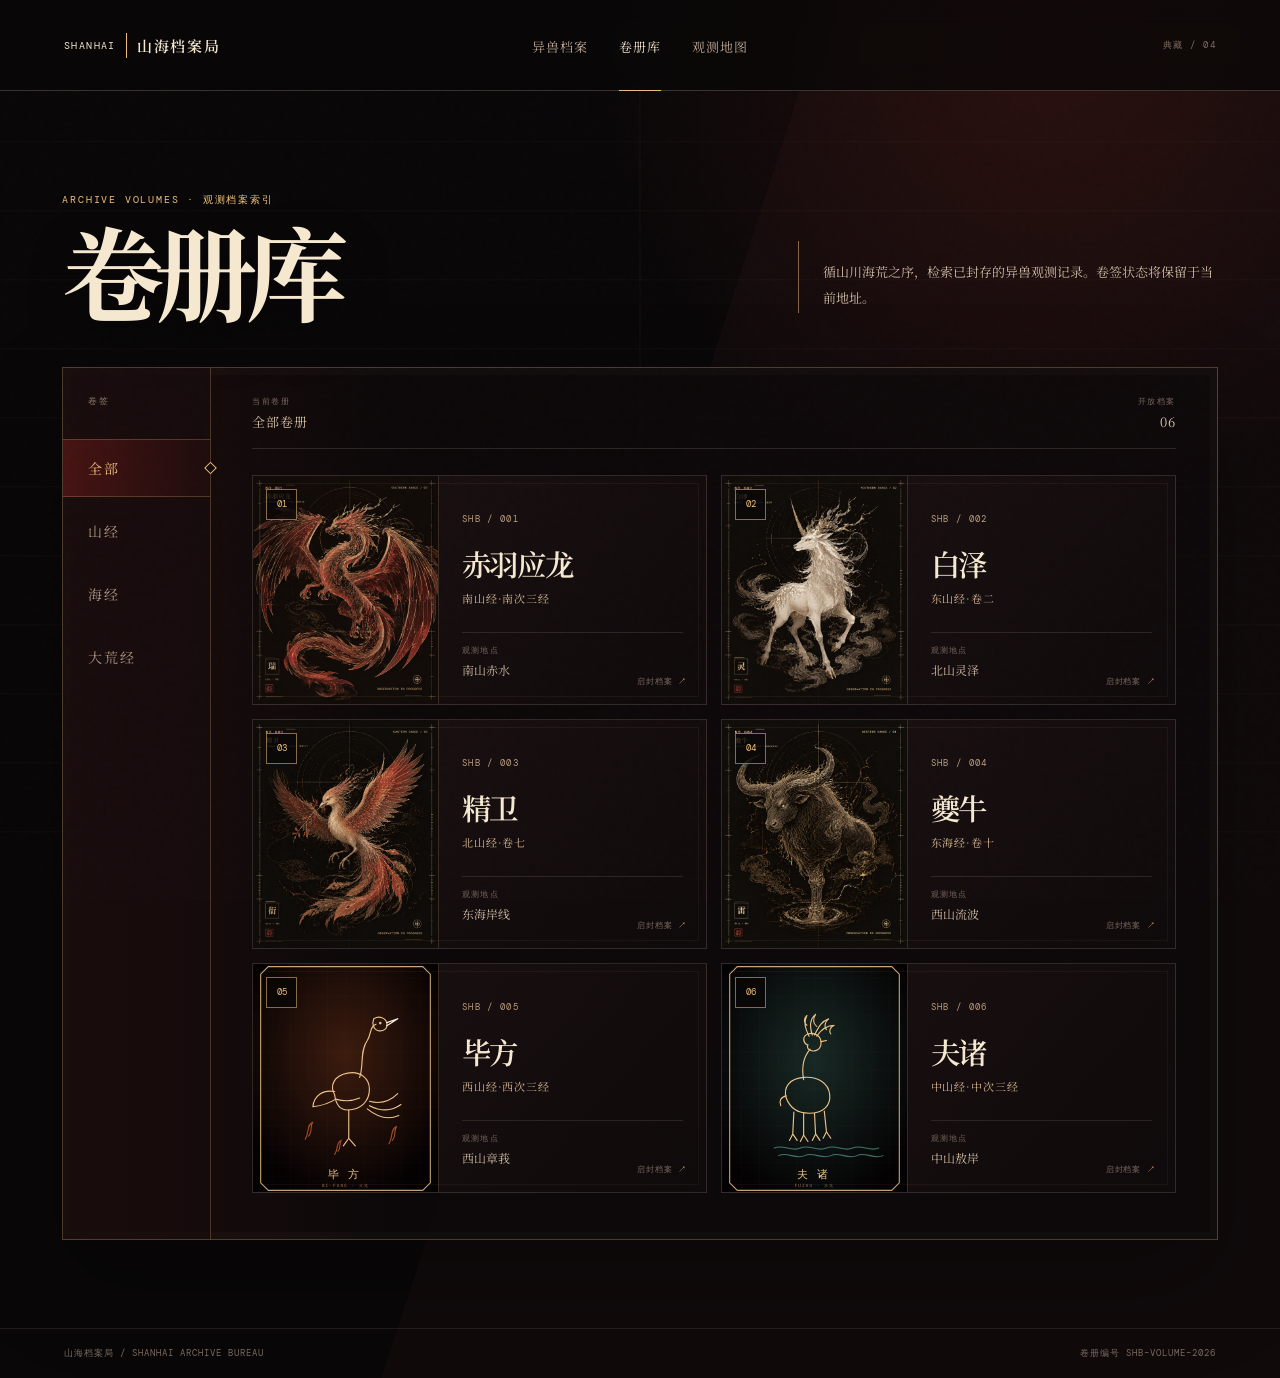
<file: volumes.html>
<!doctype html>
<html lang="zh-CN">
  <head>
    <meta charset="UTF-8" />
    <meta name="viewport" content="width=device-width, initial-scale=1.0" />
    <meta name="description" content="山海档案局卷册库：按山经、海经与大荒经检索异兽观测档案。" />
    <title>卷册库｜山海档案局</title>
    <link rel="preconnect" href="https://fonts.googleapis.com" />
    <link rel="preconnect" href="https://fonts.gstatic.com" crossorigin />
    <link href="https://fonts.googleapis.com/css2?family=DM+Mono:wght@400;500&family=Noto+Serif+SC:wght@400;600;700;900&display=swap" rel="stylesheet" />
    <link rel="stylesheet" href="css/tokens.css" />
    <link rel="stylesheet" href="css/base.css" />
    <link rel="stylesheet" href="css/components.css" />
    <link rel="stylesheet" href="css/library.css" />
  </head>
  <body class="library-page">
    <div class="library-archive">
      <div class="grain" aria-hidden="true"></div>

      <header class="library-topbar">
        <a class="library-wordmark" href="index.html#archive" aria-label="返回山海档案局首页">
          <span>SHANHAI</span><i aria-hidden="true"></i><b>山海档案局</b>
        </a>
        <nav class="library-nav" aria-label="主导航">
          <a href="index.html#records">异兽档案</a>
          <a class="active" href="volumes.html" aria-current="page">卷册库</a>
          <a href="index.html#map">观测地图</a>
        </nav>
        <span class="bureau-mark" aria-hidden="true">典藏 / 04</span>
      </header>

      <main class="library-main">
        <header class="library-heading">
          <div>
            <p class="library-kicker">ARCHIVE VOLUMES · 观测档案索引</p>
            <h1>卷册库</h1>
          </div>
          <p class="library-intro">循山川海荒之序，检索已封存的异兽观测记录。卷签状态将保留于当前地址。</p>
        </header>

        <section class="library-catalogue" aria-labelledby="catalogue-title">
          <div class="catalogue-margin">
            <p id="catalogue-title">卷签</p>
            <nav class="volume-tabs" aria-label="卷册分类">
              <a href="volumes.html?volume=all" data-volume="all">全部</a>
              <a href="volumes.html?volume=mountains" data-volume="mountains">山经</a>
              <a href="volumes.html?volume=seas" data-volume="seas">海经</a>
              <a href="volumes.html?volume=wilderness" data-volume="wilderness">大荒经</a>
            </nav>
          </div>

          <div class="catalogue-leaf">
            <div class="catalogue-meta">
              <p><span>当前卷册</span><b id="active-volume-label">全部卷册</b></p>
              <p><span>开放档案</span><b id="volume-count">00</b></p>
            </div>
            <div id="volume-grid" class="volume-grid" aria-live="polite"></div>
          </div>
        </section>
      </main>

      <footer class="library-footer">
        <span>山海档案局 / SHANHAI ARCHIVE BUREAU</span>
        <span>卷册编号 SHB–VOLUME–2026</span>
      </footer>
    </div>

    <script type="module" src="js/library.js"></script>
  </body>
</html>
</file>
<file: css/tokens.css>
/* ============================================================
   tokens.css — 设计令牌 (Design Tokens)
   集中管理所有颜色 / 字体 / 特效 / 交互变量。
   修改主题只需调整此处，全局自动生效。
   ============================================================ */

/* ============================================================
   响应式断点体系 (Breakpoint Scale)
   本项目的"设备适配"完全基于 CSS 媒体查询，不依赖
   JS 嗅探 User-Agent。浏览器会按访问者视口自动套用。

   断点常量（仅作文档基准，媒体查询请用字面量 px，
   因为 CSS 变量不能直接用于 @media 比较表达式）：

     --bp-mobile   : 430px   超小屏手机上限
     --bp-tablet   : 780px   手机 / 小平板上限
     --bp-laptop   : 1024px  平板 / 小笔记本上限  ← 本次新增档
     --bp-desktop  : 1440px  桌面 / 大屏下限      ← 本次新增档

   适配策略（移动优先，max-width 递减，小断点后写覆盖大断点）：
     ≤1024px  平板/小笔记本：Hero 改为自适应高度，地图/索引排稳
     ≤780px   手机/小平板：Hero 单列堆叠，档案索引横滑
     ≤430px   超小屏手机：地图节点与档案抽屉进一步收紧
     ≥1440px  大屏：内容收口居中，避免拉太开
     hover:none & pointer:coarse  触摸设备：去除 hover 依赖
   ============================================================ */
:root {
  /* ---------- 基础色板 ---------- */
  --ink: #090708;            /* 墨底：页面主背景 */
  --paper: #f5e8cf;          /* 宣纸：主文字 */
  --muted: #af9b88;          /* 雾灰：次要文字 */
  --gold: #edbd79;           /* 鎏金：强调 / 装饰线 */
  --red: #b92620;            /* 朱砂：主强调色（可被 JS 动态覆盖为主题色） */
  --accent-rgb: 185, 38, 32; /* 强调色 RGB，用于 rgba() 透明叠层 */

  /* ---------- 线条 / 分隔 ---------- */
  --line: rgba(245, 232, 207, .2);

  /* ---------- 运行时交互变量（由 JS 实时写入鼠标偏移） ---------- */
  --mx: 0px;
  --my: 0px;
}
</file>
<file: css/base.css>
/* ============================================================
   base.css — 基础重置与全局排版
   仅放置全局级 reset、根容器与氛围纹理层。
   ============================================================ */

*,
*::before,
*::after {
  box-sizing: border-box;
}

html {
  scroll-behavior: smooth;
}

body {
  margin: 0;
  background: var(--ink);
  color: var(--paper);
  font-family: "Noto Serif SC", serif;
}

/* 主容器：整个档案局视口 */
.archive {
  min-height: 100vh;
  overflow: hidden;
  position: relative;
  background: transparent; /* 墨底交由 body(--ink) 提供，页面流动氛围层在其上 */
}

/* 颗粒噪点纹理：全局氛围叠加层（soft-light 混合） */
.grain {
  position: absolute;
  z-index: 7;
  inset: 0;
  pointer-events: none;
  opacity: .12;
  background-image: url("data:image/svg+xml,%3Csvg viewBox='0 0 180 180' xmlns='http://www.w3.org/2000/svg'%3E%3Cfilter id='n'%3E%3CfeTurbulence type='fractalNoise' baseFrequency='.82' numOctaves='3' stitchTiles='stitch'/%3E%3C/filter%3E%3Crect width='100%25' height='100%25' filter='url(%23n)' opacity='.8'/%3E%3C/svg%3E");
  mix-blend-mode: soft-light;
}

/* 全局流动氛围层：缓慢漂移的墨晕光斑 + 纸雾 + 暗角，制造空间纵深与"呼吸"
   位于内容之下(.archive 背景透明，body 墨底透出)、噪点之上。 */
.page-bg {
  position: fixed;
  inset: 0;
  z-index: 0;
  overflow: hidden;
  pointer-events: none;
  transform: translate3d(0, calc(var(--scroll-y, 0px) * -0.05), 0);
  will-change: transform;
}
.page-bg__blob {
  position: absolute;
  border-radius: 50%;
  filter: blur(72px);
  mix-blend-mode: screen;
}
.page-bg__blob--gold {
  width: 64vmax; height: 64vmax;
  left: -20vmax; top: -16vmax;
  background: radial-gradient(circle at center, rgba(237, 189, 121, .40), rgba(237, 189, 121, 0) 62%);
  animation: bg-drift-a 27s ease-in-out infinite;
}
.page-bg__blob--red {
  width: 56vmax; height: 56vmax;
  right: -18vmax; top: 24vh;
  background: radial-gradient(circle at center, rgba(185, 38, 32, .38), rgba(185, 38, 32, 0) 60%);
  animation: bg-drift-b 33s ease-in-out infinite;
}
.page-bg__blob--mist {
  width: 92vmax; height: 62vmax;
  left: -12vmax; bottom: -22vmax;
  background: radial-gradient(circle at center, rgba(245, 232, 207, .14), rgba(245, 232, 207, 0) 66%);
  animation: bg-mist 46s ease-in-out infinite;
}
.page-bg__veil {
  position: absolute;
  inset: 0;
  background: radial-gradient(122% 92% at 50% 40%, transparent 50%, rgba(9, 7, 8, .62) 100%);
  animation: veil-breathe 13s ease-in-out infinite;
}
</file>
<file: css/components.css>
/* ============================================================
   components.css — 可复用 UI 组件
   按钮 / 卡片 / 对话框 / 印章标签。
   这些是跨板块复用的"原子 / 分子"控件，布局区块见 sections.css。
   ============================================================ */

/* ---------- 环境音开关按钮 ---------- */
.sound-toggle {
  border: 1px solid rgba(245, 232, 207, .35);
  background: rgba(10, 7, 8, .35);
  color: var(--paper);
  padding: 7px 10px;
  font: 9px "DM Mono", monospace;
  letter-spacing: .1em;
  cursor: pointer;
}
.sound-toggle.active {
  border-color: var(--gold);
  color: var(--gold);
}

/* ---------- 汉堡菜单按钮 ---------- */
.menu {
  display: grid;
  gap: 6px;
  width: 28px;
  padding: 3px 0;
  border: 0;
  background: transparent;
  cursor: pointer;
}
.menu span {
  height: 1px;
  background: var(--paper);
  transition: transform .25s, width .25s;
}
.menu span:last-child {
  width: 65%;
  justify-self: end;
}
.menu.open span:first-child { transform: translateY(3.5px) rotate(45deg); }
.menu.open span:last-child { width: 100%; transform: translateY(-3.5px) rotate(-45deg); }

/* ---------- 主操作按钮（展开档案） ---------- */
.scan-button {
  border: 0;
  padding: 12px 18px;
  background: var(--paper);
  color: var(--ink);
  font: 13px "Noto Serif SC", serif;
  cursor: pointer;
  transition: transform .25s, background .25s;
}
.scan-button:hover {
  transform: translateY(-3px);
  background: var(--gold);
}
.play {
  margin-right: 8px;
  font: 700 16px "DM Mono", monospace;
}

/* ---------- 印章标签（甲级观测对象） ---------- */
.seal {
  display: inline-flex;
  margin: 0 0 20px;
  padding: 5px 10px;
  color: var(--gold);
  border: 1px solid rgba(239, 189, 119, .6);
  font-size: 11px;
  letter-spacing: .14em;
}

/* ---------- 异兽档案卡片 ---------- */
.record-card {
  position: relative;
  min-height: 151px;
  overflow: hidden;
  padding: 16px;
  border: 1px solid rgba(244, 232, 209, .13);
  background: linear-gradient(132deg, #171013, #110b0c);
  color: var(--paper);
  text-align: left;
  cursor: pointer;
  transition: transform .35s, border-color .35s, background .35s;
}
.record-card::before {
  content: "";
  position: absolute;
  inset: 6px;
  border: 1px solid rgba(245, 232, 207, .07);
  pointer-events: none;
}
.record-card:hover {
  transform: translateY(-7px);
  border-color: rgba(239, 189, 119, .56);
}
.record-card.active {
  border-color: #e7795e;
  background: linear-gradient(135deg, color-mix(in srgb, var(--red) 88%, #120b0d), #2c0e12);
}
.card-no,
.record-card small {
  display: block;
  color: #dab582;
  font: 9px "DM Mono", monospace;
  letter-spacing: .12em;
}
.record-card strong {
  position: absolute;
  bottom: 30px;
  left: 16px;
  font-size: 18px;
}
.record-card small {
  position: absolute;
  bottom: 14px;
  left: 16px;
  color: #d8c3ae;
}
/* 卡片右下角原创线描插画（鎏金水印）—— 已隐藏 */
.card-art {
  display: none;
  position: absolute;
  right: 10px;
  bottom: 2px;
  width: 86px;
  height: 86px;
  color: rgba(242, 211, 166, .18);
  pointer-events: none;
}
.card-art svg {
  width: 100%;
  height: 100%;
  display: block;
}
.yinglong-art { color: rgba(242, 211, 166, .18); }
.baize-art { color: rgba(178, 215, 187, .22); }
.jingwei-art { color: rgba(240, 137, 105, .22); }
.kuiniu-art {
  right: 14px;
  bottom: 8px;
  width: 72px;
  height: 72px;
  color: rgba(151, 181, 203, .22);
}
.bifang-art { color: rgba(200, 83, 31, .30); }
.fuzhu-art { color: rgba(63, 138, 120, .34); }

/* ---------- 右侧异兽研究档案抽屉 ---------- */
.record-dialog {
  position: fixed;
  inset: 0 0 0 auto;
  width: min(480px, 100vw);
  max-width: none;
  height: 100vh;
  height: 100dvh;
  max-height: none;
  margin: 0;
  overflow: hidden;
  padding: 0;
  border: 0;
  border-left: 1px solid rgba(237, 189, 121, .48);
  background:
    radial-gradient(circle at 86% 4%, rgba(185, 38, 32, .18), transparent 35%),
    linear-gradient(165deg, #1b1012 0%, #0f0a0b 46%, #160b0d 100%);
  color: var(--paper);
  box-shadow: -30px 0 90px rgba(0, 0, 0, .7);
  transform: translateX(100%);
}
.record-dialog[open] { animation: record-drawer-enter 380ms cubic-bezier(.22, .78, .18, 1) both; }
.record-dialog::backdrop {
  background: linear-gradient(90deg, rgba(4, 3, 3, .46), rgba(4, 3, 3, .84));
  backdrop-filter: blur(3px);
}
.record-dialog[open]::backdrop { animation: record-backdrop-enter 380ms ease-out both; }

@keyframes record-drawer-enter {
  from { transform: translateX(100%); }
  to { transform: translateX(0); }
}
@keyframes record-backdrop-enter {
  from { opacity: 0; }
  to { opacity: 1; }
}

.record-drawer {
  position: relative;
  height: 100%;
  overflow-x: hidden;
  overflow-y: auto;
  scrollbar-color: rgba(237, 189, 121, .42) transparent;
  scrollbar-width: thin;
}
.record-drawer::before {
  content: "";
  position: fixed;
  top: 0;
  right: 0;
  z-index: 3;
  width: 480px;
  max-width: 100vw;
  height: 3px;
  background: linear-gradient(90deg, transparent, var(--gold) 32%, #f0d7ac 72%, transparent);
  pointer-events: none;
}
.record-drawer-header {
  position: sticky;
  z-index: 2;
  top: 0;
  display: flex;
  align-items: flex-start;
  justify-content: space-between;
  gap: 24px;
  padding: 34px 34px 26px;
  border-bottom: 1px solid rgba(237, 189, 121, .2);
  background: linear-gradient(180deg, rgba(20, 11, 13, .98), rgba(20, 11, 13, .93));
  backdrop-filter: blur(14px);
}
.record-kicker,
.record-latin,
.record-section-heading small,
.record-showcase-index,
.record-showcase figcaption,
.record-stat output {
  font-family: "DM Mono", monospace;
  letter-spacing: .14em;
}
.record-kicker {
  margin: 0 0 8px;
  color: var(--gold);
  font-size: 9px;
}
.record-drawer-header h2 {
  margin: 0;
  font-size: clamp(29px, 7vw, 38px);
  font-weight: 700;
  line-height: 1.15;
  letter-spacing: .08em;
}
.record-latin {
  margin: 8px 0 0;
  color: var(--muted);
  font-size: 9px;
}
.record-dialog .close-dialog {
  flex: 0 0 42px;
  width: 42px;
  height: 42px;
  padding: 0 0 4px;
  border: 1px solid rgba(237, 189, 121, .42);
  background: rgba(237, 189, 121, .04);
  color: var(--paper);
  font: 300 29px/1 "DM Mono", monospace;
  cursor: pointer;
  transition: border-color .25s, background .25s, color .25s, transform .25s;
}
.record-dialog .close-dialog:hover {
  border-color: var(--gold);
  background: var(--gold);
  color: #160b0d;
  transform: rotate(90deg);
}
.record-dialog .close-dialog:focus-visible,
.related-records button:focus-visible {
  outline: 2px solid var(--gold);
  outline-offset: 3px;
}

.record-showcase {
  position: relative;
  min-height: 348px;
  margin: 30px 34px 0;
  overflow: hidden;
  border: 1px solid rgba(237, 189, 121, .68);
  background:
    linear-gradient(rgba(237, 189, 121, .08) 1px, transparent 1px),
    linear-gradient(90deg, rgba(237, 189, 121, .08) 1px, transparent 1px),
    radial-gradient(circle at 50% 42%, rgba(var(--accent-rgb), .28), transparent 58%),
    #0b0809;
  background-size: 38px 38px, 38px 38px, auto, auto;
}
.record-showcase::before,
.record-showcase::after {
  content: "";
  position: absolute;
  z-index: 1;
  width: 48px;
  height: 48px;
  pointer-events: none;
}
.record-showcase::before {
  top: 8px;
  left: 8px;
  border-top: 2px solid var(--gold);
  border-left: 2px solid var(--gold);
}
.record-showcase::after {
  right: 8px;
  bottom: 8px;
  border-right: 2px solid var(--gold);
  border-bottom: 2px solid var(--gold);
}
.record-showcase img {
  position: absolute;
  inset: 16px 16px 30px;
  width: calc(100% - 32px);
  height: calc(100% - 46px);
  object-fit: contain;
  filter: drop-shadow(0 18px 20px rgba(0, 0, 0, .62));
}
.record-showcase-index {
  position: absolute;
  z-index: 1;
  top: 18px;
  right: 18px;
  padding: 5px 8px;
  background: rgba(9, 7, 8, .74);
  color: var(--gold);
  font-size: 8px;
}
.record-showcase-corner {
  position: absolute;
  top: 17px;
  left: 18px;
  width: 8px;
  height: 8px;
  border-radius: 50%;
  background: var(--red);
  box-shadow: 0 0 0 5px rgba(var(--accent-rgb), .16), 0 0 14px rgba(var(--accent-rgb), .7);
}
.record-showcase figcaption {
  position: absolute;
  right: 18px;
  bottom: 11px;
  color: rgba(245, 232, 207, .56);
  font-size: 8px;
}

.record-section { margin: 0 34px; padding: 34px 0; border-bottom: 1px solid rgba(245, 232, 207, .12); }
.record-section-heading {
  display: grid;
  grid-template-columns: auto 1fr auto;
  align-items: baseline;
  gap: 10px;
  margin-bottom: 21px;
}
.record-section-heading > span {
  color: var(--red);
  font: 500 10px "DM Mono", monospace;
}
.record-section-heading h3 { margin: 0; font-size: 18px; letter-spacing: .12em; }
.record-section-heading small { color: #806f65; font-size: 8px; }
.record-facts dl { display: grid; grid-template-columns: repeat(2, minmax(0, 1fr)); margin: 0; border: 1px solid rgba(237, 189, 121, .18); }
.record-facts dl div { min-height: 76px; padding: 15px; }
.record-facts dl div:nth-child(odd) { border-right: 1px solid rgba(237, 189, 121, .18); }
.record-facts dl div:nth-child(-n + 2) { border-bottom: 1px solid rgba(237, 189, 121, .18); }
.record-facts dt { margin-bottom: 7px; color: #8e7969; font: 9px "DM Mono", monospace; letter-spacing: .12em; }
.record-facts dd { margin: 0; color: #ead9bd; font-size: 13px; line-height: 1.55; }
.record-research { margin: 0; color: #d9c6af; font-size: 13px; line-height: 2.05; text-align: justify; }

.record-quote {
  position: relative;
  margin: 0;
  padding: 26px 27px 22px 31px;
  overflow: hidden;
  border: 1px solid rgba(237, 189, 121, .28);
  border-left: 3px solid var(--gold);
  background:
    linear-gradient(105deg, rgba(237, 189, 121, .09), transparent 52%),
    repeating-linear-gradient(0deg, rgba(245, 232, 207, .018) 0 1px, transparent 1px 5px),
    #171011;
}
.record-quote > span {
  position: absolute;
  top: -30px;
  right: 10px;
  color: rgba(237, 189, 121, .065);
  font-size: 112px;
  font-weight: 900;
  line-height: 1;
}
.record-quote p { position: relative; margin: 0; color: #ead7b9; font-size: 14px; line-height: 2; }
.record-quote p::before { content: "「"; color: var(--gold); }
.record-quote p::after { content: "」"; color: var(--gold); }
.record-quote footer { margin-top: 13px; color: #806f65; font: 8px "DM Mono", monospace; letter-spacing: .12em; }

.record-stats { display: grid; gap: 18px; }
.record-stat > div:first-child { display: flex; justify-content: space-between; margin-bottom: 8px; color: #d8c6ad; font-size: 11px; }
.record-stat output { color: var(--gold); font-size: 9px; }
.record-stat-track { height: 4px; overflow: hidden; background: rgba(245, 232, 207, .1); }
.record-stat-track i { display: block; width: 0; height: 100%; background: linear-gradient(90deg, var(--red), var(--gold)); box-shadow: 0 0 12px rgba(237, 189, 121, .38); transition: width .55s ease; }

.record-related { padding-bottom: 44px; border-bottom: 0; }
.related-records { display: grid; grid-template-columns: repeat(3, minmax(0, 1fr)); gap: 8px; }
.related-records button {
  min-height: 62px;
  padding: 10px 8px;
  border: 1px solid rgba(237, 189, 121, .24);
  background: rgba(245, 232, 207, .025);
  color: #d8c6ad;
  font-family: "Noto Serif SC", serif;
  cursor: pointer;
  transition: border-color .25s, background .25s, color .25s;
}
.related-records button:hover,
.related-records button[aria-current="true"] { border-color: var(--gold); background: rgba(237, 189, 121, .1); color: var(--gold); }
</file>
<file: css/sections.css>
/* ============================================================
   sections.css — 布局型板块
   顶栏 / 首屏 / 档案索引 / 观测地图 / 页脚。
   板块独有的子元素与布局规则就近归档在此。
   通用控件（按钮 / 卡片 / 对话框）见 components.css。
   ============================================================ */

/* =========================================================
   顶栏 Topbar
   ========================================================= */
.topbar {
  height: 91px;
  position: absolute;
  z-index: 20;
  left: 0;
  right: 0;
  padding: 0 clamp(23px, 5vw, 82px);
  display: flex;
  justify-content: space-between;
  align-items: center;
  border-bottom: 1px solid var(--line);
}
.wordmark {
  display: flex;
  gap: 10px;
  align-items: center;
  color: var(--paper);
  text-decoration: none;
  font: 10px "DM Mono", monospace;
  letter-spacing: .14em;
}
.wordmark i {
  height: 25px;
  border-left: 1px solid var(--gold);
}
.wordmark b {
  font: 600 15px "Noto Serif SC", serif;
  letter-spacing: .12em;
}
nav {
  display: flex;
  gap: 31px;
}
nav a {
  color: #bba695;
  text-decoration: none;
  font-size: 13px;
  letter-spacing: .08em;
  transition: color .25s;
}
nav a:hover,
nav .active {
  color: var(--paper);
}
.top-actions {
  display: flex;
  align-items: center;
  gap: 18px;
}

/* =========================================================
   首屏 Hero
   ========================================================= */
.hero {
  position: relative;
  min-height: 700px;
  height: 100vh;
  max-height: 930px;
  display: grid;
  grid-template-columns: minmax(330px, .84fr) 1.16fr;
  align-items: center;
  padding: 140px clamp(25px, 10vw, 174px) 84px;
  background: linear-gradient(109deg, #0e0809 0 49%, #3c1216 49.1% 49.2%, #160c0e 49.2%);
}

/* 视差山峦（双层错位 clip-path） */
.mountains {
  position: absolute;
  inset: auto 0 0;
  height: 42%;
  overflow: hidden;
  opacity: .5;
  pointer-events: none;
}
.mountains::before,
.mountains::after {
  content: "";
  position: absolute;
  bottom: -35px;
  left: -8%;
  width: 75%;
  height: 100%;
  background: #210e12;
  clip-path: polygon(0 100%, 0 80%, 16% 38%, 31% 68%, 48% 13%, 62% 58%, 78% 31%, 100% 78%, 100% 100%);
  transform: translate(calc(var(--mx) * -.012), calc(var(--my) * -.012));
}
.mountains::after {
  left: 39%;
  width: 73%;
  height: 83%;
  background: #130a0c;
  opacity: .8;
  transform: translate(calc(var(--mx) * .02), calc(var(--my) * .015));
}

/* 日轮 */
.sun-disc {
  position: absolute;
  right: -10vw;
  top: 8%;
  width: min(46vw, 690px);
  aspect-ratio: 1;
  border-radius: 50%;
  background: radial-gradient(circle at 38% 35%, #e05c40 0, #9e2524 43%, #441315 68%, transparent 71%);
  filter: blur(1px);
  opacity: .83;
  transform: translate(calc(var(--mx) * -.013), calc(var(--my) * -.013));
  animation: sun-pulse 8s ease-in-out infinite;
}

/* 光晕环 */
.halo {
  position: absolute;
  right: 7%;
  top: 17%;
  width: min(42vw, 610px);
  aspect-ratio: 1;
  border: 1px solid rgba(245, 232, 207, .16);
  border-radius: 50%;
  transform: translate(calc(var(--mx) * -.025), calc(var(--my) * -.025));
  box-shadow: 0 0 0 25px rgba(236, 164, 99, .025), 0 0 85px rgba(var(--accent-rgb), .3);
  transition: box-shadow .7s;
}
.hero:hover .halo {
  box-shadow: 0 0 0 42px rgba(236, 164, 99, .035), 0 0 115px rgba(var(--accent-rgb), .52);
}

/* 漂浮云气 */
.cloud {
  position: absolute;
  z-index: 1;
  border-radius: 50%;
  filter: blur(28px);
  pointer-events: none;
  mix-blend-mode: screen;
}
.cloud::before,
.cloud::after {
  content: "";
  position: absolute;
  border-radius: 50%;
  background: inherit;
}
.cloud-one {
  width: 280px;
  height: 58px;
  right: 11%;
  top: 28%;
  background: rgba(249, 180, 125, .18);
  animation: cloud-drift 14s -6s ease-in-out infinite;
}
.cloud-one::before { width: 110px; height: 110px; left: 40px; bottom: -12px; }
.cloud-one::after  { width: 150px; height: 90px;  right: 26px; bottom: -12px; }
.cloud-two {
  width: 330px;
  height: 60px;
  right: 31%;
  bottom: 20%;
  background: rgba(223, 62, 44, .23);
  animation: cloud-drift 18s ease-in-out infinite reverse;
}
.cloud-two::before { width: 150px; height: 120px; left: 80px; bottom: -34px; }
.cloud-three {
  width: 210px;
  height: 43px;
  right: -2%;
  bottom: 38%;
  background: rgba(247, 210, 169, .17);
  animation: cloud-drift 16s -9s ease-in-out infinite;
}

/* 文案区 */
.hero-copy {
  z-index: 5;
  max-width: 490px;
  animation: reveal .95s .1s both;
}
.eyebrow {
  margin: 0 0 19px;
  color: var(--gold);
  font: 10px "DM Mono", monospace;
  letter-spacing: .16em;
}
.eyebrow span {
  color: #f4795d;
}
.latin {
  margin: 0 0 30px;
  color: #d8a876;
  font: 500 11px "DM Mono", monospace;
  letter-spacing: .17em;
}
.description {
  max-width: 395px;
  margin: 0;
  padding-top: 23px;
  border-top: 1px solid var(--line);
  color: #dbc7ae;
  font-size: 14px;
  line-height: 2;
}
.hero-actions {
  display: flex;
  align-items: center;
  gap: 20px;
  margin-top: 34px;
}
.coordinates {
  color: #aa9182;
  font: 10px "DM Mono", monospace;
  letter-spacing: .07em;
}

/* 底部数据条 */
.data-strip {
  position: absolute;
  z-index: 6;
  bottom: 31px;
  left: clamp(25px, 10vw, 174px);
  right: clamp(25px, 5vw, 84px);
  display: grid;
  grid-template-columns: repeat(4, 1fr);
  border-top: 1px solid var(--line);
  border-bottom: 1px solid var(--line);
  opacity: 0;
  transform: translateY(14px);
  transition: opacity .55s .35s, transform .55s .35s;
}
.archive.ready .data-strip {
  opacity: 1;
  transform: none;
}
.data-cell {
  min-height: 60px;
  padding: 12px 17px;
  border-left: 1px solid var(--line);
}
.data-cell:first-child {
  border-left: 0;
}
.data-cell span {
  display: block;
  color: #a79380;
  font: 9px "DM Mono", monospace;
  letter-spacing: .11em;
}
.data-cell b {
  display: block;
  margin-top: 4px;
  color: var(--paper);
  font-size: 14px;
  font-weight: 600;
}

/* 异兽舞台（SVG 插画容器） */
.beast-stage {
  position: absolute;
  inset: 0 0 0 44%;
  z-index: 3;
  overflow: hidden;
}
.beast {
  position: absolute;
  z-index: 3;
  right: -3%;
  bottom: -13%;
  width: min(59vw, 735px);
  height: auto;
  filter: drop-shadow(0 34px 24px rgba(0, 0, 0, .47));
  animation: beast-enter 1.35s .18s cubic-bezier(.22, .8, .2, 1) both;
  transform-origin: 55% 66%;
  transition: filter .5s, transform .6s cubic-bezier(.2, .8, .2, 1);
}
/* 取消常态呼吸：仅在鼠标悬停时对整图做轻微放大（光标移动才变大） */
.beast:hover { transform: scale(1.03); }

/* 高分辨率异兽档案图：保留旧 SVG 规则兼容性，并以展柜式画框承载图像 */
.specimen-art {
  position: absolute;
  z-index: 3;
  right: 3.2%;
  bottom: -5%;
  width: min(43vw, 620px);
  height: min(87vh, 860px);
  margin: 0;
  overflow: hidden;
  isolation: isolate;
  border: 1px solid rgba(239, 189, 121, .28);
  background: #100a09;
  box-shadow: 0 38px 82px rgba(0, 0, 0, .48), 0 0 0 8px rgba(242, 205, 143, .035), 0 0 85px rgba(var(--accent-rgb), .26);
  clip-path: polygon(2.4% 0, 97.6% 0, 100% 2.4%, 100% 97.6%, 97.6% 100%, 2.4% 100%, 0 97.6%, 0 2.4%);
  transform: translate(calc(var(--mx) * -.012), calc(var(--my) * -.01));
  transition: box-shadow .7s ease, filter .7s ease;
}
.specimen-art::before,
.specimen-art::after {
  content: "";
  position: absolute;
  z-index: 2;
  inset: 0;
  pointer-events: none;
}
.specimen-art::before { border: 12px solid rgba(15, 9, 8, .33); box-shadow: inset 0 0 80px rgba(0, 0, 0, .42); }
.specimen-art::after { background: linear-gradient(120deg, rgba(246, 210, 154, .12), transparent 22% 72%, rgba(0, 0, 0, .32)); mix-blend-mode: screen; }
.specimen-art img,
.specimen-art video {
  display: block;
  width: 100%;
  height: 100%;
  object-fit: cover;
  object-position: center;
  filter: contrast(1.06) saturate(1.04) brightness(.93);
  position: relative;
  z-index: 1;
}
.specimen-art img {
  transform: scale(1);
  transition: opacity .36s ease, transform .6s cubic-bezier(.2,.8,.2,1), filter .7s ease;
}
/* 取消常态呼吸/漂浮：仅在鼠标悬停时对静态档案图做轻微放大（光标移动才变大） */
.specimen-art:not(.is-interactive) img:hover { transform: scale(1.04); }
.specimen-art video.is-leaving { opacity: 0; filter: blur(7px) brightness(.65); }
.specimen-art img.is-leaving { opacity: 0; transform: scale(1.07); filter: blur(7px) brightness(.65); }
.specimen-art .specimen-fallback {
  position: absolute; inset: 0; z-index: 2;
  display: block; width: 100%; height: 100%; object-fit: cover; object-position: center;
  opacity: 0; pointer-events: none;
  filter: contrast(1.06) saturate(1.04) brightness(.93);
  transform: scale(1);
  transition: opacity .36s ease, transform .6s cubic-bezier(.2,.8,.2,1), filter .7s ease;
}
.specimen-art .specimen-fallback.is-visible { opacity: 1; }
.specimen-video.is-hidden { opacity: 0; }
.art-reflection { position: absolute; z-index: 3; inset: -15% -40%; background: linear-gradient(110deg, transparent 42%, rgba(255, 232, 188, .15) 49%, transparent 56%); transform: translateX(-55%) skewX(-12deg); animation: glass-sweep 9s 1.5s ease-in-out infinite; pointer-events: none; }

/* 分层交互应龙：鼠标热区驱动局部动画（仅应龙启用） */
.specimen-svg {
  position: absolute;
  inset: 0;
  z-index: 2;
  width: 100%;
  height: 100%;
  display: none;
  opacity: 0;
  pointer-events: none;
  transition: opacity .5s ease;
}
.specimen-art.is-interactive .specimen-svg { display: block; opacity: 1; pointer-events: auto; }
.specimen-art.is-interactive .specimen-image { opacity: 0; }

/* 透明热区捕获鼠标，描线本身不拦截 */
.specimen-svg .part { pointer-events: none; }
.specimen-svg .hot { fill: transparent; pointer-events: auto; cursor: pointer; }

/* 各部位绕贴合身体一侧的锚点变换 */
.specimen-svg .part .art,
.specimen-svg .part .art-fill,
.specimen-svg .part .feathers { transform-box: fill-box; }
.specimen-svg .part-body .art,
.specimen-svg .part-body .art-fill { transform-origin: 50% 50%; }
.specimen-svg .part-tail .art { transform-origin: 50% 0%; }
.specimen-svg .part-head .art { transform-origin: 50% 100%; }
.specimen-svg .part-wing-left .art,
.specimen-svg .part-wing-left .feathers { transform-origin: 100% 50%; }
.specimen-svg .part-wing-right .art,
.specimen-svg .part-wing-right .feathers { transform-origin: 0% 50%; }
.specimen-svg .part-claw .art { transform-origin: 50% 0%; }

/* 常态：仅尾轻摆保持"活着"的观感；身体呼吸缩放已移除，改为鼠标悬停时才触发 */
.specimen-art.is-interactive .part-tail .art { animation: tail-sway 5.5s ease-in-out infinite; }

/* 鼠标移到部位：专属动画 + 鎏金高亮 */
.specimen-svg .part.is-active .art,
.specimen-svg .part.is-active .art-fill { filter: drop-shadow(0 0 7px rgba(237, 189, 121, .85)); }
.specimen-svg .part.is-active[data-part="wing-left"] .art,
.specimen-svg .part.is-active[data-part="wing-left"] .feathers { animation: wing-flap-left .65s ease; }
.specimen-svg .part.is-active[data-part="wing-right"] .art,
.specimen-svg .part.is-active[data-part="wing-right"] .feathers { animation: wing-flap-right .65s ease; }
.specimen-svg .part.is-active[data-part="head"] .art { animation: head-nod .8s ease; }
.specimen-svg .part.is-active[data-part="tail"] .art { animation: tail-sway 1s ease; }
.specimen-svg .part.is-active[data-part="body"] .art,
.specimen-svg .part.is-active[data-part="body"] .art-fill { animation: body-breathe 1.1s ease; }
.specimen-svg .part.is-active[data-part^="claw"] .art { animation: claw-grip .55s ease; }

@keyframes wing-flap-left {
  0% { transform: rotate(0); }
  50% { transform: rotate(-18deg); }
  100% { transform: rotate(0); }
}
@keyframes wing-flap-right {
  0% { transform: rotate(0); }
  50% { transform: rotate(18deg); }
  100% { transform: rotate(0); }
}
@keyframes head-nod {
  0%, 100% { transform: rotate(0); }
  40% { transform: rotate(-9deg); }
  70% { transform: rotate(5deg); }
}
@keyframes tail-sway {
  0%, 100% { transform: rotate(0); }
  50% { transform: rotate(11deg); }
}
@keyframes body-breathe {
  0%, 100% { transform: scale(1); }
  50% { transform: scale(1.05); }
}
@keyframes claw-grip {
  0%, 100% { transform: rotate(0); }
  50% { transform: rotate(-12deg); }
}

@media (prefers-reduced-motion: reduce) {
  .specimen-art.is-interactive .part-body .art,
  .specimen-art.is-interactive .part-body .art-fill,
  .specimen-art.is-interactive .part-tail .art,
  .specimen-svg .part.is-active .art,
  .specimen-svg .part.is-active .art-fill { animation: none !important; filter: none !important; }
}

/* 标本动态（方案A）：旋转金光衬底 + 火星粒子（呼吸/漂浮缩放已移除，仅悬停时放大） */
.specimen-aura {
  position: absolute;
  z-index: 0;
  inset: -9%;
  border-radius: 6px;
  background: conic-gradient(from 0deg,
    transparent 0 16%,
    rgba(242, 205, 143, 0) 20%,
    rgba(242, 205, 143, .55) 32%,
    transparent 44% 68%,
    rgba(var(--accent-rgb), 0) 72%,
    rgba(var(--accent-rgb), .5) 84%,
    transparent 96%);
  filter: blur(24px);
  mix-blend-mode: screen;
  opacity: .55;
  animation: aura-rotate 16s linear infinite;
  pointer-events: none;
}
@keyframes aura-rotate { to { transform: rotate(360deg); } }
.ember-field {
  position: absolute;
  z-index: 4;
  inset: 0;
  overflow: hidden;
  pointer-events: none;
}
.ember {
  position: absolute;
  bottom: -8%;
  width: var(--s, 3px);
  height: var(--s, 3px);
  border-radius: 50%;
  background: radial-gradient(circle at 50% 40%, rgba(255, 226, 170, .95), rgba(242, 205, 143, .35) 55%, transparent 72%);
  box-shadow: 0 0 6px rgba(242, 205, 143, .6);
  opacity: 0;
  animation: ember-rise var(--d, 6s) linear infinite;
  animation-delay: var(--delay, 0s);
}
@keyframes ember-rise {
  0% { transform: translateY(0) scale(.5); opacity: 0; }
  14% { opacity: .9; }
  78% { opacity: .45; }
  100% { transform: translateY(-118%) scale(1); opacity: 0; }
}
@media (prefers-reduced-motion: reduce) {
  .specimen-art img { animation: none; }
  .specimen-aura { animation: none; opacity: .3; }
  .ember-field { display: none; }
}
.beast-stage:hover .specimen-art { box-shadow: 0 34px 90px rgba(0, 0, 0, .5), 0 0 0 9px rgba(242, 205, 143, .055), 0 0 125px rgba(var(--accent-rgb), .42); }
.beast-stage:hover .beast {
  filter: drop-shadow(0 30px 30px rgba(var(--accent-rgb), .4));
  animation-play-state: running;
}

/* 透明异兽 Hero：档案卡片只在研究抽屉中使用，首页显示独立的异兽主体。 */
.specimen-art {
  overflow: visible;
  border-color: rgba(239, 189, 121, .24);
  background: transparent;
  box-shadow: none;
  clip-path: none;
}
.specimen-art::before {
  border: 1px solid rgba(239, 189, 121, .24);
  box-shadow: inset 0 0 70px rgba(0, 0, 0, .18);
}
.specimen-art::after { display: none; }
.specimen-art .specimen-image {
  object-fit: contain;
  filter: drop-shadow(0 28px 32px rgba(0, 0, 0, .48)) drop-shadow(0 0 24px rgba(var(--accent-rgb), .24));
  transform: scale(1.06);
  transition: opacity .36s ease, transform .7s cubic-bezier(.2,.8,.2,1), filter .7s ease;
}
.specimen-art .specimen-image:hover {
  transform: scale(1.09) translateY(-5px);
  filter: drop-shadow(0 30px 36px rgba(0, 0, 0, .5)) drop-shadow(0 0 32px rgba(var(--accent-rgb), .4));
}
.specimen-art.is-interactive .specimen-image { opacity: 1; }
.specimen-art .specimen-svg { display: none !important; }

/* Hero 右侧仅保留透明异兽本体，取消观测框、光晕与悬浮装饰。 */
.beast-stage .axis,
.beast-stage .stage-label,
.beast-stage .specimen-stamp,
.beast-stage .specimen-aura,
.beast-stage .art-reflection,
.beast-stage .ember-field,
.beast-stage .halo { display: none !important; }
.beast-stage .specimen-art,
.beast-stage:hover .specimen-art {
  border: 0;
  box-shadow: none;
  background: transparent;
  transform: none;
  transition: none;
}
.beast-stage .specimen-art::before,
.beast-stage .specimen-art::after { display: none; }
.beast-stage .specimen-image,
.beast-stage .specimen-image:hover {
  transform: none;
  filter: none;
  transition: none;
}
.hero .halo { display: none !important; }

/* 应龙 SVG 内部描绘 */
.dragon-wing {
  fill: url(#wing);
  stroke: #f0c086;
  stroke-width: 2;
}
.wing-back  { opacity: .55; }
.wing-front { opacity: .94; }
.dragon-tail,
.dragon-body,
.dragon-neck,
.dragon-head,
.dragon-leg {
  fill: url(#body);
  stroke: #f2bf83;
  stroke-width: 2;
}
.horn,
.scales path,
.linework path {
  fill: none;
  stroke: #f3c58e;
  stroke-width: 3;
  stroke-linecap: round;
  stroke-linejoin: round;
}
.scales path {
  stroke-width: 2;
  opacity: .75;
}
.eye {
  fill: #fff0b5;
  animation: eye-glow 2.5s infinite;
}
.aura {
  fill: #dc3e2f;
  opacity: .48;
  animation: aura 4.5s infinite;
}

/* 舞台坐标系 */
.axis {
  position: absolute;
  z-index: 1;
  background: rgba(245, 225, 199, .17);
}
.axis-x { top: 48%; left: 4%; right: 0; height: 1px; }
.axis-y { top: 0; bottom: 0; left: 51%; width: 1px; }
.stage-label {
  position: absolute;
  z-index: 4;
  color: #d6b496;
  opacity: .75;
  font: 9px "DM Mono", monospace;
  letter-spacing: .14em;
}
.label-top    { top: 14%;    right: 7%; }
.label-bottom { right: 5%; bottom: 15%; writing-mode: vertical-rl; }

/* 异兽印章 */
.specimen-stamp {
  position: absolute;
  z-index: 5;
  top: 20%;
  right: 10%;
  display: grid;
  place-items: center;
  width: 68px;
  height: 68px;
  border: 1px solid rgba(240, 192, 134, .65);
  color: var(--gold);
  transform: rotate(12deg);
  transition: transform .6s;
}
.specimen-stamp b { font-size: 31px; }
.specimen-stamp span {
  margin-top: -19px;
  font: 7px "DM Mono", monospace;
  letter-spacing: .08em;
}
.stamp-hit {
  animation: stamp-hit .65s cubic-bezier(.1, .85, .25, 1);
}

/* =========================================================
   板块通用标题（档案索引 / 观测地图共用）
   ========================================================= */
.records-heading,
.map-heading {
  display: flex;
  align-items: baseline;
  gap: 16px;
  margin-bottom: 25px;
}
.records-heading p,
.records-heading span,
.map-heading p {
  margin: 0;
  color: var(--muted);
  font: 10px "DM Mono", monospace;
  letter-spacing: .12em;
}
.records-heading span { margin-left: auto; }
.records-heading h2,
.map-heading h2 {
  margin: 0;
  font-size: 24px;
  font-weight: 600;
}
.records-heading em,
.map-heading em {
  color: var(--gold);
  font-style: normal;
}

/* =========================================================
   档案索引 Records
   ========================================================= */
.records,
.map-section {
  position: relative;
  z-index: 5;
  padding: 64px clamp(24px, 5vw, 84px);
  background: linear-gradient(100deg, #0c0809, #211013);
}
.record-rail {
  display: grid;
  grid-template-columns: repeat(4, 1fr);
  gap: 11px;
}

/* =========================================================
   观测地图 Map
   ========================================================= */
.map-section {
  min-height: 590px;
  padding-top: 75px;
  background: radial-gradient(circle at 35% 50%, rgba(148, 36, 28, .22), transparent 30%), #0b0809;
}
.map-heading {
  display: block;
}
.map-heading h2 {
  margin-top: 10px;
  font-size: clamp(31px, 4vw, 52px);
}
.map-grid {
  display: grid;
  grid-template-columns: 1.1fr .9fr;
  gap: 55px;
  align-items: center;
  max-width: 1200px;
  margin: 32px auto 0;
}

/* 圆形星图 */

/* 观测标记 */

/* 地图信息卡 */

/* Task 2: 山海经纬铜盘与观测案台 */
.map-section {
  min-height: 720px;
  overflow: hidden;
  padding-top: 82px;
  background:
    radial-gradient(circle at 22% 55%, rgba(148, 36, 28, .2), transparent 35%),
    linear-gradient(118deg, #0b0708, #160c0f 55%, #090708);
}
.map-section::before {
  content: "";
  position: absolute;
  inset: 0;
  pointer-events: none;
  opacity: .28;
  background:
    linear-gradient(90deg, transparent 49.94%, rgba(236, 188, 116, .12) 50%, transparent 50.06%),
    linear-gradient(transparent 49.94%, rgba(236, 188, 116, .08) 50%, transparent 50.06%);
  background-size: 148px 148px;
}
.map-heading {
  position: relative;
  z-index: 2;
  display: block;
  max-width: 1280px;
  margin-right: auto;
  margin-left: auto;
}
.map-grid {
  position: relative;
  z-index: 2;
  grid-template-columns: minmax(0, 1.35fr) minmax(310px, .65fr);
  gap: clamp(25px, 4vw, 58px);
  align-items: stretch;
  max-width: 1280px;
  margin-top: 38px;
}

/* 古卷地形底板 */
.map-board {
  position: relative;
  min-height: 500px;
  overflow: hidden;
  isolation: isolate;
  border: 1px solid rgba(237, 189, 121, .4);
  background:
    radial-gradient(circle at 50% 50%, rgba(111, 35, 28, .34), transparent 42%),
    repeating-linear-gradient(97deg, rgba(255, 235, 197, .022) 0 1px, transparent 1px 8px),
    repeating-linear-gradient(7deg, rgba(0, 0, 0, .14) 0 1px, transparent 1px 11px),
    #1a100f;
  box-shadow: inset 0 0 95px rgba(0, 0, 0, .78), 0 35px 90px rgba(0, 0, 0, .32);
  clip-path: polygon(18px 0, calc(100% - 18px) 0, 100% 18px, 100% calc(100% - 18px), calc(100% - 18px) 100%, 18px 100%, 0 calc(100% - 18px), 0 18px);
}
.map-board::before,
.map-board::after {
  content: "";
  position: absolute;
  z-index: -1;
  pointer-events: none;
}
.map-board::before {
  inset: 15px;
  border: 1px solid rgba(237, 189, 121, .16);
  opacity: .55;
  background:
    radial-gradient(ellipse at 17% 24%, rgba(92, 28, 24, .45), transparent 23%),
    radial-gradient(ellipse at 78% 68%, rgba(8, 7, 7, .7), transparent 32%),
    radial-gradient(ellipse at 58% 18%, rgba(126, 76, 47, .16), transparent 27%);
  filter: blur(10px);
  transform: translate(calc(var(--mx) * .002), calc(var(--my) * .002)) scale(1.025);
  transition: transform .7s ease-out;
}
.map-board::after {
  inset: 0;
  opacity: .32;
  background:
    linear-gradient(90deg, transparent 49.91%, rgba(237, 189, 121, .35) 50%, transparent 50.09%),
    linear-gradient(transparent 49.88%, rgba(237, 189, 121, .25) 50%, transparent 50.12%);
}
.map-corner {
  position: absolute;
  z-index: 5;
  width: 34px;
  height: 34px;
  border-color: rgba(238, 190, 119, .72);
  pointer-events: none;
}
.corner-nw { top: 9px; left: 9px; border-top: 1px solid; border-left: 1px solid; }
.corner-ne { top: 9px; right: 9px; border-top: 1px solid; border-right: 1px solid; }
.corner-sw { bottom: 9px; left: 9px; border-bottom: 1px solid; border-left: 1px solid; }
.corner-se { right: 9px; bottom: 9px; border-right: 1px solid; border-bottom: 1px solid; }
.map-axis-label {
  position: absolute;
  z-index: 5;
  color: rgba(225, 190, 143, .6);
  font: 8px "DM Mono", monospace;
  letter-spacing: .14em;
}
.axis-north { top: 18px; left: 50%; transform: translateX(-50%); }
.axis-east { top: 50%; right: 13px; transform: translateY(-50%) rotate(90deg); }
.map-scan {
  position: absolute;
  z-index: 5;
  top: 0;
  right: 5%;
  left: 5%;
  height: 1px;
  opacity: 0;
  background: linear-gradient(90deg, transparent, rgba(242, 197, 128, .72), transparent);
  box-shadow: 0 6px 19px rgba(var(--accent-rgb), .18);
  pointer-events: none;
}
.map-board.is-scanning .map-scan { animation: map-scan-pass .72s ease-out both; }

/* 三层天文铜盘 */
.map-astrolabe {
  position: absolute;
  z-index: 1;
  top: 50%;
  left: 50%;
  width: min(66%, 430px);
  aspect-ratio: 1;
  transform: translate(-50%, -50%);
  pointer-events: none;
}
.astrolabe-ring {
  position: absolute;
  display: block;
  border: 1px solid rgba(237, 189, 121, .4);
  border-radius: 50%;
  box-shadow: inset 0 0 24px rgba(191, 62, 38, .13), 0 0 0 5px rgba(233, 186, 111, .025);
}
.astrolabe-ring::before,
.astrolabe-ring::after { content: ""; position: absolute; border-radius: inherit; }
.astrolabe-ring::before { inset: 9px; border: 1px dashed rgba(237, 189, 121, .22); }
.astrolabe-ring::after {
  inset: -5px 42%;
  border-top: 7px solid rgba(237, 189, 121, .65);
  border-bottom: 7px solid rgba(237, 189, 121, .65);
}
.astrolabe-ring i {
  position: absolute;
  top: -9px;
  left: 50%;
  padding: 1px 5px;
  background: #1a100f;
  color: rgba(236, 194, 134, .78);
  font: normal 8px "Noto Serif SC", serif;
  letter-spacing: .18em;
  transform: translateX(-50%);
}
.ring-outer { inset: 0; animation: spin 90s linear infinite; }
.ring-middle { inset: 15%; animation: spin 68s linear infinite reverse; }
.ring-inner { inset: 31%; animation: spin 54s linear infinite; }
.astrolabe-heart {
  position: absolute;
  inset: 47%;
  border: 1px solid var(--gold);
  border-radius: 50%;
  background: var(--red);
  box-shadow: 0 0 18px rgba(var(--accent-rgb), .62);
}

/* 原创山海线稿与四条观测路径 */
.map-terrain {
  position: absolute;
  z-index: 2;
  inset: 0;
  width: 100%;
  height: 100%;
  overflow: visible;
  opacity: .82;
  transform: translate(calc(var(--mx) * .003), calc(var(--my) * .003));
  transition: transform .8s ease-out;
  pointer-events: none;
}
.map-terrain path {
  fill: none;
  vector-effect: non-scaling-stroke;
  stroke-linecap: round;
  stroke-linejoin: round;
}
.terrain-mountains path { stroke: rgba(230, 185, 118, .5); stroke-width: 1.25; }
.terrain-mountains .terrain-ridge { stroke: rgba(230, 185, 118, .2); stroke-dasharray: 2 7; }
.terrain-waters path { stroke: rgba(193, 139, 91, .3); stroke-width: 1; }
.terrain-waters .terrain-river { stroke: rgba(218, 171, 108, .45); stroke-dasharray: 3 6; }
.terrain-clouds path { stroke: rgba(244, 212, 160, .22); stroke-width: 1; }
.map-route {
  opacity: .15;
  stroke: rgba(239, 189, 119, .55);
  stroke-width: 1;
  stroke-dasharray: 2 8;
  transition: opacity .35s, stroke-width .35s;
}
.map-board[data-active-beast="yinglong"] .map-route[data-route="yinglong"],
.map-board[data-active-beast="bailu"] .map-route[data-route="bailu"],
.map-board[data-active-beast="jingwei"] .map-route[data-route="jingwei"],
.map-board[data-active-beast="kuiniu"] .map-route[data-route="kuiniu"] {
  opacity: .9;
  stroke: var(--gold);
  stroke-width: 1.4;
  animation: map-route-flow 2.8s linear infinite;
}

/* 铜盘封印节点 */
.map-region {
  position: absolute;
  z-index: 6;
  display: grid;
  place-items: center;
  width: 52px;
  height: 52px;
  padding: 0;
  border: 1px solid rgba(245, 232, 207, .56);
  border-radius: 50%;
  background: rgba(18, 10, 11, .92);
  color: var(--paper);
  cursor: pointer;
  box-shadow: 0 0 0 5px rgba(237, 189, 121, .07), inset 0 0 0 4px rgba(237, 189, 121, .04);
  transition: transform .25s, background .25s, box-shadow .25s;
}
.map-region::before {
  content: "";
  position: absolute;
  inset: -9px;
  border: 1px solid rgba(237, 189, 121, .28);
  border-radius: 50%;
  opacity: 0;
}
.map-region::after {
  content: "";
  position: absolute;
  z-index: -1;
  inset: -28px;
  border-radius: 50%;
  opacity: 0;
  background: radial-gradient(circle, rgba(var(--accent-rgb), .3), transparent 68%);
  transition: opacity .35s;
  pointer-events: none;
}
.map-region:hover,
.map-region:focus-visible,
.map-region.active {
  transform: scale(1.12);
  background: var(--red);
  border-color: var(--gold);
  box-shadow: 0 0 0 5px rgba(var(--accent-rgb), .16), 0 0 27px rgba(var(--accent-rgb), .54);
}
.map-region:focus-visible { outline: 2px solid var(--paper); outline-offset: 5px; }
.map-region.active::before { animation: map-seal-spread 2.4s ease-out infinite; }
.map-region.active::after { opacity: 1; }
.map-region span { font: 500 10px "DM Mono", monospace; letter-spacing: .08em; }
.map-node-tooltip {
  position: absolute;
  top: calc(100% + 10px);
  left: 50%;
  display: grid;
  gap: 2px;
  width: max-content;
  min-width: 126px;
  padding: 8px 10px;
  border: 1px solid rgba(237, 189, 121, .22);
  background: rgba(12, 8, 9, .96);
  color: #e2c398;
  text-align: left;
  opacity: 0;
  transform: translate(-50%, 4px);
  transition: opacity .22s, transform .22s;
  pointer-events: none;
}
.map-node-tooltip b {
  color: #937c68;
  font: 8px "DM Mono", monospace;
  letter-spacing: .14em;
}
.map-node-tooltip em {
  color: var(--gold);
  font: normal 9px "Noto Serif SC", serif;
  letter-spacing: .1em;
}
.map-node-tooltip strong {
  color: var(--paper);
  font: 600 13px "Noto Serif SC", serif;
  letter-spacing: .05em;
}
.map-region:hover .map-node-tooltip,
.map-region:focus-visible .map-node-tooltip { opacity: 1; transform: translate(-50%, 0); }
.map-region[data-beast="yinglong"] { top: 25%; left: 18%; }
.map-region[data-beast="bailu"]    { top: 22%; right: 16%; }
.map-region[data-beast="jingwei"]  { right: 14%; bottom: 20%; }
.map-region[data-beast="kuiniu"]   { bottom: 16%; left: 21%; }

/* 分层观测案台 */
.map-legend {
  position: relative;
  display: grid;
  grid-template-rows: auto auto auto auto 1fr auto;
  min-width: 0;
  padding: clamp(24px, 3vw, 40px);
  border: 1px solid rgba(237, 189, 121, .28);
  background: linear-gradient(155deg, rgba(45, 22, 20, .82), rgba(18, 11, 12, .96));
  box-shadow: inset 0 0 55px rgba(0, 0, 0, .32), 0 26px 70px rgba(0, 0, 0, .26);
  clip-path: polygon(0 0, calc(100% - 16px) 0, 100% 16px, 100% 100%, 16px 100%, 0 calc(100% - 16px));
}
.map-legend::before {
  content: "";
  position: absolute;
  inset: 8px;
  border: 1px solid rgba(237, 189, 121, .08);
  pointer-events: none;
}
.map-legend-status {
  display: flex;
  justify-content: space-between;
  gap: 15px;
  padding-bottom: 17px;
  border-bottom: 1px solid var(--line);
  font: 10px "DM Mono", monospace;
  letter-spacing: .12em;
}
.map-legend-status span { color: var(--gold); }
.map-legend-status i {
  display: inline-block;
  width: 6px;
  height: 6px;
  margin-right: 7px;
  border-radius: 50%;
  background: var(--red);
  box-shadow: 0 0 9px var(--red);
}
.map-legend-status b { color: #c7ad95; font-weight: 400; }
.map-legend-place { padding: 25px 0 21px; border-bottom: 1px solid var(--line); }
.map-legend-place span,
.map-legend-specimen > span,
.map-legend-data dt {
  color: #8f7968;
  font: 8px "DM Mono", monospace;
  letter-spacing: .14em;
}
.map-legend-place h3 {
  margin: 8px 0 0;
  color: var(--gold);
  font-size: clamp(25px, 2.6vw, 38px);
  font-weight: 600;
  letter-spacing: .08em;
}
.map-legend-specimen { padding: 22px 0; }
.map-legend-specimen > span { display: block; }
.map-legend-specimen > span b { color: #d3b68f; font-weight: 500; }
.map-legend-specimen > strong {
  display: block;
  margin-top: 7px;
  color: var(--paper);
  font-size: clamp(31px, 3.4vw, 48px);
  font-weight: 700;
  line-height: 1;
  letter-spacing: -.06em;
}
.map-legend-data {
  display: grid;
  grid-template-columns: .7fr .8fr 1.5fr;
  margin: 0;
  border-top: 1px solid var(--line);
  border-bottom: 1px solid var(--line);
}
.map-legend-data div { padding: 14px 0; }
.map-legend-data div + div { padding-left: 16px; border-left: 1px solid var(--line); }
.map-legend-data dd { margin: 5px 0 0; color: #ddc7ad; font-size: 13px; }
.map-legend-note {
  align-self: center;
  margin: 0;
  padding: 19px 0;
  color: #a99480;
  font-size: 12px;
  line-height: 1.85;
}
.map-index-link {
  width: max-content;
  padding: 0 0 6px;
  border: 0;
  border-bottom: 1px solid var(--gold);
  background: transparent;
  color: var(--paper);
  font-family: "Noto Serif SC", serif;
  cursor: pointer;
}
.map-index-link span { margin-left: 8px; color: var(--gold); }
.map-index-link:focus-visible { outline: 2px solid var(--gold); outline-offset: 6px; }
.map-legend.is-refreshing .map-legend-status,
.map-legend.is-refreshing .map-legend-place,
.map-legend.is-refreshing .map-legend-specimen,
.map-legend.is-refreshing .map-legend-data { animation: map-desk-reveal .48s both; }
.map-legend.is-refreshing .map-legend-place { animation-delay: .07s; }
.map-legend.is-refreshing .map-legend-specimen { animation-delay: .14s; }
.map-legend.is-refreshing .map-legend-data { animation-delay: .21s; }

@keyframes map-route-flow { to { stroke-dashoffset: -40; } }
@keyframes map-scan-pass {
  0% { top: 7%; opacity: 0; }
  18% { opacity: .72; }
  100% { top: 93%; opacity: 0; }
}
@keyframes map-seal-spread {
  0% { opacity: .7; transform: scale(.72); }
  75%, 100% { opacity: 0; transform: scale(1.65); }
}
@keyframes map-desk-reveal {
  from { opacity: 0; transform: translateY(8px); }
  to { opacity: 1; transform: none; }
}

/* =========================================================
   页脚 Footer
   ========================================================= */
footer {
  position: relative;
  z-index: 6;
  display: flex;
  justify-content: space-between;
  gap: 20px;
  padding: 18px clamp(25px, 5vw, 84px);
  background: #090708;
  color: #796a60;
  font: 9px "DM Mono", monospace;
  letter-spacing: .11em;
}

/* hero 主标题（文档中唯一 h1，限定在 hero 作用域） */
.hero h1 {
  margin: 0 -.1em 13px 0;
  font-size: clamp(58px, 7.2vw, 116px);
  line-height: .9;
  letter-spacing: -.13em;
  text-shadow: 0 16px 45px #120708;
}

/* =========================================================
   移动端导航面板（默认隐藏，≤780px 时由 .menu 切换展开）
   ========================================================= */
.mobile-nav { display: none; }

/* =========================================================
   档案索引工具栏：搜索 + 经部分类
   ========================================================= */
.records-toolbar {
  display: flex;
  flex-wrap: wrap;
  gap: 16px;
  align-items: center;
  justify-content: space-between;
  margin-bottom: 26px;
}
.records-search-wrap {
  position: relative;
  flex: 1 1 260px;
  max-width: 360px;
}
.records-search-icon {
  position: absolute;
  left: 14px;
  top: 50%;
  transform: translateY(-50%);
  color: var(--gold);
  font-size: 15px;
  pointer-events: none;
}
.records-search {
  width: 100%;
  padding: 11px 14px 11px 38px;
  border: 1px solid rgba(245, 232, 207, .2);
  background: rgba(10, 7, 8, .5);
  color: var(--paper);
  font-family: "Noto Serif SC", serif;
  font-size: 14px;
  letter-spacing: .04em;
  transition: border-color .25s, box-shadow .25s;
}
.records-search::placeholder { color: #8a7868; }
.records-search:focus {
  outline: none;
  border-color: var(--gold);
  box-shadow: 0 0 0 3px rgba(237, 189, 121, .12);
}
.records-filters {
  display: flex;
  flex-wrap: wrap;
  gap: 8px;
}
.filter-chip {
  padding: 7px 15px;
  border: 1px solid rgba(245, 232, 207, .18);
  background: transparent;
  color: #c7ad95;
  font: 11px "DM Mono", monospace;
  letter-spacing: .1em;
  cursor: pointer;
  transition: border-color .2s, background .2s, color .2s;
}
.filter-chip:hover { border-color: rgba(237, 189, 121, .5); color: var(--paper); }
.filter-chip.active {
  border-color: var(--gold);
  background: rgba(237, 189, 121, .12);
  color: var(--gold);
}
.filter-chip:focus-visible { outline: 2px solid var(--gold); outline-offset: 3px; }
.record-card.is-hidden { display: none; }
.records-empty {
  margin: 0;
  padding: 44px 0;
  text-align: center;
  color: #8a7868;
  font-size: 14px;
  letter-spacing: .08em;
}

/* =========================================================
   首屏序厅元素（Hero 序厅化）
   ========================================================= */
/* 左侧墙面竖排标：博物馆 / 序厅 */
.hero-wall {
  position: absolute;
  z-index: 6;
  top: 50%;
  left: 22px;
  transform: translateY(-50%);
  display: flex;
  flex-direction: column;
  gap: 16px;
  align-items: center;
  pointer-events: none;
}
.hero-wall span {
  writing-mode: vertical-rl;
  color: rgba(237, 189, 121, .5);
  font: 10px "DM Mono", monospace;
  letter-spacing: .34em;
}
.hero-wall span:first-child { color: rgba(245, 232, 207, .4); }

/* 序厅陈述行（hero 文案顶部，建立博物馆身份） */
.hero-intro {
  margin: 0 0 18px;
  color: var(--gold);
  font: 10px "DM Mono", monospace;
  letter-spacing: .14em;
}

/* 展开卷轴滚动指引 */
.hero-scroll {
  display: inline-flex;
  flex-direction: column;
  align-items: center;
  gap: 8px;
  margin-top: 42px;
  color: #c7ad95;
  text-decoration: none;
  font: 10px "DM Mono", monospace;
  letter-spacing: .14em;
  transition: color .25s;
}
.hero-scroll:hover { color: var(--paper); }
.hero-scroll:focus-visible { outline: 2px solid var(--gold); outline-offset: 6px; }
.hero-scroll__chevron {
  width: 9px;
  height: 9px;
  border-right: 1px solid var(--gold);
  border-bottom: 1px solid var(--gold);
  transform: rotate(45deg);
  animation: scroll-bob 1.8s ease-in-out infinite;
}
@keyframes scroll-bob {
  0%, 100% { transform: rotate(45deg) translate(0, 0); opacity: .5; }
  50% { transform: rotate(45deg) translate(3px, 3px); opacity: 1; }
}

/* =========================================================
   山海经概述 Overview
   ========================================================= */
.overview {
  position: relative;
  z-index: 5;
  padding: 96px clamp(24px, 5vw, 84px);
  background:
    radial-gradient(circle at 50% 0%, rgba(185, 38, 32, .14), transparent 40%),
    linear-gradient(180deg, #0c0809, #140c0e);
  border-top: 1px solid var(--line);
}
.overview-inner {
  max-width: 1180px;
  margin: 0 auto;
}
.overview-head { max-width: 800px; }
.overview-eyebrow {
  margin: 0 0 18px;
  color: var(--gold);
  font: 10px "DM Mono", monospace;
  letter-spacing: .16em;
}
.overview-title {
  margin: 0 0 24px;
  font-size: clamp(30px, 4.4vw, 52px);
  font-weight: 700;
  line-height: 1.16;
  letter-spacing: -.02em;
}
.overview-title em {
  color: var(--gold);
  font-style: normal;
}
.overview-lead {
  margin: 0;
  max-width: 720px;
  color: #cdbaa4;
  font-size: 15px;
  line-height: 2;
}

/* 数据条：卷数 / 字数 / 年代 / 定位 */
.overview-figures {
  display: grid;
  grid-template-columns: repeat(4, 1fr);
  gap: 1px;
  margin: 52px 0;
  border: 1px solid rgba(237, 189, 121, .18);
  background: rgba(237, 189, 121, .18);
}
.figure {
  display: flex;
  flex-direction: column;
  gap: 7px;
  padding: 26px 22px;
  background: #100a0b;
}
.figure__num {
  color: var(--gold);
  font: 700 clamp(26px, 3vw, 38px) "Noto Serif SC", serif;
  letter-spacing: .02em;
}
.figure__label {
  color: var(--paper);
  font: 11px "DM Mono", monospace;
  letter-spacing: .08em;
}
.figure__sub {
  color: #8a7868;
  font-size: 12px;
  letter-spacing: .04em;
}

/* 十八卷体系可视化 */
.overview-system {
  display: grid;
  grid-template-columns: minmax(0, .82fr) minmax(0, 1.18fr);
  gap: 28px;
  margin-bottom: 56px;
}
.system-col {
  padding: 26px 24px;
  border: 1px solid rgba(237, 189, 121, .22);
  background: linear-gradient(160deg, rgba(45, 22, 20, .4), rgba(16, 10, 11, .9));
  clip-path: polygon(0 0, calc(100% - 14px) 0, 100% 14px, 100% 100%, 14px 100%, 0 calc(100% - 14px));
}
.system-title {
  margin: 0 0 18px;
  display: flex;
  align-items: baseline;
  gap: 10px;
  color: var(--paper);
  font-size: 19px;
  font-weight: 600;
  letter-spacing: .06em;
}
.system-title span {
  color: var(--gold);
  font: 10px "DM Mono", monospace;
  letter-spacing: .1em;
}
.volume-list {
  list-style: none;
  margin: 0;
  padding: 0;
  display: grid;
  grid-template-columns: repeat(5, 1fr);
  gap: 8px;
}
.volume-list--sea { grid-template-columns: repeat(4, 1fr); }
.volume-list li {
  padding: 10px 6px;
  border: 1px solid rgba(245, 232, 207, .14);
  background: rgba(10, 7, 8, .5);
  color: #d6c2aa;
  font-size: 12.5px;
  text-align: center;
  letter-spacing: .04em;
  transition: border-color .2s, color .2s, background .2s;
}
.volume-list li b {
  color: var(--gold);
  font-weight: 600;
  margin-right: 1px;
}
.volume-list li:hover {
  border-color: rgba(237, 189, 121, .5);
  color: var(--paper);
  background: rgba(237, 189, 121, .08);
}
.volume-list__solo { grid-column: 1 / -1; }

/* 评语 + 说明 */
.overview-note {
  display: grid;
  grid-template-columns: minmax(0, 1fr) minmax(0, 1.1fr);
  gap: 40px;
  align-items: center;
  padding-top: 40px;
  border-top: 1px solid var(--line);
}
.overview-quote {
  margin: 0;
  padding-left: 20px;
  border-left: 2px solid var(--gold);
  color: var(--paper);
  font-size: clamp(18px, 2.2vw, 24px);
  font-weight: 600;
  line-height: 1.7;
}
.overview-desc {
  margin: 0;
  color: #b9a690;
  font-size: 14px;
  line-height: 2;
}

/* =========================================================
   滚动揭示（由 app.js 的 IntersectionObserver 触发）
   ========================================================= */
[data-reveal] {
  opacity: 0;
  transform: translateY(26px);
  transition: opacity .8s ease, transform .8s cubic-bezier(.2, .8, .2, 1);
  transition-delay: var(--reveal-delay, 0s);
}
[data-reveal].is-revealed {
  opacity: 1;
  transform: none;
}

/* ---- 滚动叙事增强：分层显影 stagger + 卷轴展开入场 ---- */
/* 章节标题内：副标 → 主标 → 导语 依次显影，形成阅读节奏 */
.canon-head > [data-reveal]:nth-child(1),
.myth-head > [data-reveal]:nth-child(1) { --reveal-delay: 0s; }
.canon-head > [data-reveal]:nth-child(2),
.myth-head > [data-reveal]:nth-child(2) { --reveal-delay: .12s; }
.canon-head > [data-reveal]:nth-child(3),
.myth-head > [data-reveal]:nth-child(3) { --reveal-delay: .24s; }

/* 卷轴：卷入(scaleY .6) → 展平；三卷轴依次展开（hover 上浮不受影响） */
.myth-scroll[data-reveal]:not(.is-revealed) {
  opacity: 0;
  transform: scaleY(.6) translateY(22px);
  transform-origin: top center;
}

/* =========================================================
   山经水经体系 Canon
   ========================================================= */
.canon {
  position: relative;
  z-index: 5;
  padding: 96px clamp(24px, 5vw, 84px);
  background:
    radial-gradient(circle at 78% 18%, rgba(185, 38, 32, .12), transparent 42%),
    linear-gradient(180deg, #140c0e, #0c0809);
  border-top: 1px solid var(--line);
}
.canon-inner { max-width: 1180px; margin: 0 auto; }
.canon-head { max-width: 800px; margin-bottom: 54px; }
.canon-eyebrow {
  margin: 0 0 18px;
  color: var(--gold);
  font: 10px "DM Mono", monospace;
  letter-spacing: .16em;
}
.canon-title {
  margin: 0 0 24px;
  font-size: clamp(30px, 4.4vw, 52px);
  font-weight: 700;
  line-height: 1.16;
  letter-spacing: -.02em;
}
.canon-title em { color: var(--gold); font-style: normal; }
.canon-lead {
  margin: 0;
  max-width: 720px;
  color: #cdbaa4;
  font-size: 15px;
  line-height: 2;
}
.canon-body {
  display: grid;
  grid-template-columns: minmax(0, .8fr) minmax(0, 1.2fr);
  gap: clamp(34px, 5vw, 72px);
  align-items: center;
}

/* 五方四海罗盘（原创装饰图形） */
.canon-compass { display: flex; justify-content: center; }
.compass-svg {
  width: min(100%, 380px);
  height: auto;
  transform-box: view-box;
  transform-origin: 200px 200px;
  transform: rotate(calc(var(--p, 0) * 140deg));
  will-change: transform;
}
.compass-ring { fill: none; stroke: rgba(237, 189, 121, .5); stroke-width: 1.2; }
.compass-ring .compass-dash { stroke: rgba(237, 189, 121, .28); stroke-dasharray: 2 8; }
.compass-sea { fill: none; stroke: rgba(193, 139, 91, .42); stroke-width: 1.6; stroke-dasharray: 1 11; }
.compass-poi circle { fill: rgba(185, 38, 32, .22); stroke: var(--gold); stroke-width: 1.3; }
.compass-label text { fill: rgba(237, 189, 121, .82); font: 600 15px "Noto Serif SC", serif; letter-spacing: .1em; }
.compass-core { fill: rgba(185, 38, 32, .26); stroke: var(--gold); stroke-width: 1.4; }
.compass-center { fill: var(--paper); font: 700 22px "Noto Serif SC", serif; }

/* 经部卡片 */
.canon-group + .canon-group { margin-top: 34px; }
.canon-group__title {
  display: flex;
  align-items: baseline;
  gap: 10px;
  margin: 0 0 16px;
  color: var(--paper);
  font-size: 19px;
  font-weight: 600;
  letter-spacing: .06em;
}
.canon-group__title span {
  color: var(--gold);
  font: 10px "DM Mono", monospace;
  letter-spacing: .1em;
}
.canon-grid {
  display: grid;
  grid-template-columns: repeat(auto-fill, minmax(140px, 1fr));
  gap: 10px;
}
.canon-card {
  display: flex;
  flex-direction: column;
  gap: 5px;
  padding: 15px 14px 14px;
  border: 1px solid rgba(245, 232, 207, .16);
  background: rgba(10, 7, 8, .5);
  text-decoration: none;
  color: inherit;
  clip-path: polygon(0 0, calc(100% - 11px) 0, 100% 11px, 100% 100%, 11px 100%, 0 calc(100% - 11px));
  transition: border-color .22s, background .22s, transform .22s;
}
a.canon-card:hover,
a.canon-card:focus-visible {
  border-color: rgba(237, 189, 121, .6);
  background: rgba(237, 189, 121, .08);
  transform: translateY(-2px);
  outline: none;
}
a.canon-card:focus-visible { box-shadow: 0 0 0 2px rgba(237, 189, 121, .5); }
.canon-card__name { color: var(--paper); font-size: 16px; font-weight: 600; letter-spacing: .05em; }
.canon-card__meta { color: #9a8775; font: 10px "DM Mono", monospace; letter-spacing: .06em; }
.canon-card__state { margin-top: 2px; color: var(--gold); font-size: 12px; letter-spacing: .04em; }
.canon-card.is-locked {
  opacity: .56;
  cursor: not-allowed;
  border-style: dashed;
}
.canon-card.is-locked .canon-card__name { color: #b6a48f; }
.canon-card.is-locked .canon-card__state { color: #8a7868; }

/* =========================================================
   文化影响 Legacy
   ========================================================= */
.legacy {
  position: relative;
  z-index: 5;
  padding: 96px clamp(24px, 5vw, 84px);
  background:
    radial-gradient(circle at 20% 12%, rgba(185, 38, 32, .12), transparent 40%),
    linear-gradient(180deg, #0c0809, #140c0e);
  border-top: 1px solid var(--line);
}
.legacy-inner { max-width: 1180px; margin: 0 auto; }
.legacy-head { max-width: 800px; margin-bottom: 50px; }
.legacy-eyebrow { margin: 0 0 18px; color: var(--gold); font: 10px "DM Mono", monospace; letter-spacing: .16em; }
.legacy-title { margin: 0 0 24px; font-size: clamp(30px, 4.4vw, 52px); font-weight: 700; line-height: 1.16; letter-spacing: -.02em; }
.legacy-title em { color: var(--gold); font-style: normal; }
.legacy-lead { margin: 0; max-width: 720px; color: #cdbaa4; font-size: 15px; line-height: 2; }

.legacy-grid {
  display: grid;
  grid-template-columns: repeat(3, 1fr);
  gap: 14px;
  margin-bottom: 56px;
}
.legacy-card {
  padding: 26px 24px 28px;
  border: 1px solid rgba(237, 189, 121, .2);
  background: linear-gradient(160deg, rgba(45, 22, 20, .4), rgba(16, 10, 11, .92));
  clip-path: polygon(0 0, calc(100% - 16px) 0, 100% 16px, 100% 100%, 16px 100%, 0 calc(100% - 16px));
  transition: border-color .25s, transform .25s;
}
.legacy-card:hover { border-color: rgba(237, 189, 121, .5); transform: translateY(-3px); }
.legacy-card__tag {
  display: inline-block;
  margin-bottom: 16px;
  padding: 4px 10px;
  border: 1px solid rgba(237, 189, 121, .3);
  color: var(--gold);
  font: 10px "DM Mono", monospace;
  letter-spacing: .12em;
}
.legacy-card__title {
  margin: 0 0 12px;
  color: var(--paper);
  font-size: 19px;
  font-weight: 600;
  letter-spacing: .04em;
}
.legacy-card__text {
  margin: 0;
  color: #b9a690;
  font-size: 14px;
  line-height: 1.95;
}

/* 历代校注时间线 */
.legacy-timeline { max-width: 880px; }
.legacy-timeline__label {
  margin: 0 0 24px;
  padding-bottom: 14px;
  border-bottom: 1px solid var(--line);
  color: var(--muted);
  font: 10px "DM Mono", monospace;
  letter-spacing: .14em;
}
.legacy-axis {
  list-style: none;
  margin: 0;
  padding: 0;
  display: grid;
  grid-template-columns: repeat(4, 1fr);
  gap: 1px;
  background: rgba(237, 189, 121, .16);
  border: 1px solid rgba(237, 189, 121, .16);
}
.legacy-node {
  display: flex;
  flex-direction: column;
  gap: 10px;
  padding: 20px 18px;
  background: #100a0b;
}
.legacy-node__era {
  align-self: flex-start;
  width: 30px;
  height: 30px;
  display: grid;
  place-items: center;
  border: 1px solid var(--gold);
  color: var(--gold);
  font: 600 12px "Noto Serif SC", serif;
  border-radius: 50%;
}
.legacy-node__body b { display: block; color: var(--paper); font-size: 14px; font-weight: 600; letter-spacing: .03em; }
.legacy-node__body small { display: block; margin-top: 5px; color: #8a7868; font-size: 12px; line-height: 1.6; }

/* =========================================================
   神话叙事 Myth（卷轴沉浸式阅读）
   ========================================================= */
.myth {
  position: relative;
  z-index: 5;
  padding: 96px clamp(24px, 5vw, 84px);
  background:
    radial-gradient(circle at 50% -8%, rgba(185, 38, 32, .24), transparent 48%),
    linear-gradient(180deg, #0c0809 0%, #170d0f 50%, #0c0809 100%);
  border-top: 1px solid rgba(237, 189, 121, .3);
  border-bottom: 1px solid rgba(237, 189, 121, .16);
}
.myth-inner { max-width: 1180px; margin: 0 auto; }
.myth-head { max-width: 800px; margin-bottom: 54px; }
.myth-eyebrow { margin: 0 0 18px; color: var(--gold); font: 10px "DM Mono", monospace; letter-spacing: .16em; }
.myth-title { margin: 0 0 24px; font-size: clamp(30px, 4.4vw, 52px); font-weight: 700; line-height: 1.16; letter-spacing: -.02em; }
.myth-title em { color: var(--gold); font-style: normal; }
.myth-lead { margin: 0; max-width: 720px; color: #cdbaa4; font-size: 15px; line-height: 2; }

/* 章节分隔：卷柒印章 + 双线，强化“进入新章节”的仪式感 */
.myth-chapter {
  display: flex;
  align-items: center;
  gap: 18px;
  max-width: 520px;
  margin: 0 auto 44px;
}
.myth-chapter__rule {
  flex: 1;
  height: 1px;
  background: linear-gradient(90deg, transparent, rgba(237, 189, 121, .55), transparent);
}
.myth-chapter__seal {
  display: grid;
  place-items: center;
  width: 54px;
  height: 54px;
  flex: 0 0 54px;
  border: 1px solid var(--gold);
  border-radius: 4px;
  color: var(--gold);
  font-size: 26px;
  font-weight: 700;
  background: rgba(185, 38, 32, .16);
  box-shadow: inset 0 0 0 3px rgba(13, 8, 9, .65);
}
.myth-chapter__label {
  color: #b9a78f;
  font: 10px "DM Mono", monospace;
  letter-spacing: .2em;
}

.myth-list { display: grid; gap: 22px; }

/* 单卷轴：墨底金线 + 切角，三故事各一强调色；作为“展卷入囗”按钮 */
.myth-scroll {
  --myth-accent: rgba(237, 189, 121, .2);
  --myth-accent-strong: var(--gold);
  position: relative;
  display: block;
  width: 100%;
  margin: 0;
  padding: 32px clamp(24px, 3vw, 40px) 28px;
  border: 1px solid var(--myth-accent);
  background: linear-gradient(160deg, rgba(45, 22, 20, .38), rgba(16, 10, 11, .92));
  clip-path: polygon(0 0, calc(100% - 18px) 0, 100% 18px, 100% 100%, 18px 100%, 0 calc(100% - 18px));
  font: inherit;
  color: inherit;
  text-align: left;
  cursor: pointer;
  appearance: none;
  -webkit-appearance: none;
  border-radius: 0;
  transition: border-color .28s, transform .28s, box-shadow .28s;
}
.myth-scroll:focus-visible { outline: 2px solid var(--gold); outline-offset: 4px; }
.myth-scroll::before {
  content: "";
  position: absolute;
  z-index: 0;
  inset: 0;
  pointer-events: none;
  background: radial-gradient(120% 80% at 100% 0%, var(--myth-accent), transparent 46%);
  opacity: .5;
}
.myth-scroll > * { position: relative; z-index: 1; }
.myth-scroll:hover {
  border-color: var(--myth-accent-strong);
  transform: translateY(-3px);
  box-shadow: 0 22px 60px rgba(0, 0, 0, .3);
}
/* 三故事强调色：精卫朱砂 / 夸父日轮橙金 / 刑天铁青 */
.myth-scroll--jingwei { --myth-accent: rgba(185, 38, 32, .24); --myth-accent-strong: #d8523f; }
.myth-scroll--kuafu   { --myth-accent: rgba(236, 150, 78, .22); --myth-accent-strong: #eba15a; }
.myth-scroll--xingtian { --myth-accent: rgba(120, 150, 160, .2); --myth-accent-strong: #8fb6c0; }

/* 卷头：编号 + 故事名 + 经部出处 */
.myth-scroll__head {
  display: flex;
  align-items: baseline;
  gap: 16px;
  flex-wrap: wrap;
  margin-bottom: 22px;
  padding-bottom: 18px;
  border-bottom: 1px solid var(--line);
}
.myth-scroll__no {
  color: var(--myth-accent-strong);
  font: 500 12px "DM Mono", monospace;
  letter-spacing: .16em;
}
.myth-scroll__name {
  margin: 0;
  color: var(--paper);
  font-size: clamp(24px, 3vw, 34px);
  font-weight: 700;
  letter-spacing: .04em;
}
.myth-scroll__source {
  margin-left: auto;
  color: #9a8775;
  font: 10px "DM Mono", monospace;
  letter-spacing: .12em;
}

/* 卷轴入口：导语 + 展卷入囗提示（长文已移入沉浸阅读层） */
.myth-scroll__lede {
  margin: 0 0 20px;
  max-width: 62ch;
  color: #c9b6a0;
  font-size: 14.5px;
  line-height: 2;
}
.myth-scroll__open {
  display: inline-flex;
  align-items: center;
  gap: 8px;
  color: var(--myth-accent-strong);
  font: 13px "Noto Serif SC", serif;
  letter-spacing: .04em;
  transition: gap .2s, color .2s;
}
.myth-scroll:hover .myth-scroll__open,
.myth-scroll:focus-visible .myth-scroll__open { gap: 14px; }

/* 卷体：古籍原文（左）/ 现代释义（右） */
.myth-scroll__body {
  display: grid;
  grid-template-columns: minmax(0, 1fr) minmax(0, 1.12fr);
  gap: 28px;
  align-items: start;
}
.myth-original {
  margin: 0;
  padding: 4px 0 4px 18px;
  border-left: 2px solid var(--myth-accent-strong);
}
.myth-original p {
  margin: 0;
  color: #e2c8b4;
  font-size: 14px;
  line-height: 2.05;
  letter-spacing: .02em;
}
.myth-original footer {
  margin-top: 12px;
  color: #8a7868;
  font: 9px "DM Mono", monospace;
  letter-spacing: .14em;
}
.myth-text {
  margin: 0;
  color: #c9b6a0;
  font-size: 14.5px;
  line-height: 2;
}

/* 卷脚：意象 tag + 关联档案 */
.myth-scroll__foot {
  display: flex;
  align-items: center;
  gap: 14px;
  flex-wrap: wrap;
  margin-top: 24px;
  padding-top: 18px;
  border-top: 1px solid var(--line);
}
.myth-tags { display: flex; gap: 8px; flex-wrap: wrap; }
.myth-tag {
  padding: 4px 10px;
  border: 1px solid var(--myth-accent);
  color: var(--myth-accent-strong);
  font: 10px "DM Mono", monospace;
  letter-spacing: .1em;
  transition: border-color .2s;
}
.myth-scroll:hover .myth-tag { border-color: var(--myth-accent-strong); }
.myth-link {
  margin-left: auto;
  display: inline-flex;
  align-items: center;
  gap: 8px;
  padding: 8px 0;
  border: 0;
  border-bottom: 1px solid var(--myth-accent-strong);
  background: transparent;
  color: var(--paper);
  font: 13px "Noto Serif SC", serif;
  letter-spacing: .04em;
  cursor: pointer;
  transition: color .2s, gap .2s;
}
.myth-link span { color: var(--myth-accent-strong); }
.myth-link:hover { gap: 12px; color: var(--myth-accent-strong); }
.myth-link:focus-visible { outline: 2px solid var(--gold); outline-offset: 6px; }
.myth-link--locked {
  border-bottom-style: dashed;
  border-bottom-color: rgba(245, 232, 207, .3);
  color: #8a7868;
  cursor: not-allowed;
  font-size: 12px;
}
.myth-link--locked span { display: none; }

/* 沉浸阅读层：全屏居中阅读面板（仿异兽抽屉，主页只留入口） */
.myth-dialog {
  --myth-accent: rgba(237, 189, 121, .2);
  --myth-accent-strong: var(--gold);
  position: fixed;
  inset: 0;
  width: min(720px, 92vw);
  max-width: none;
  height: min(86vh, 780px);
  max-height: none;
  margin: auto;
  padding: 0;
  overflow: hidden;
  border: 1px solid rgba(237, 189, 121, .42);
  background:
    radial-gradient(circle at 88% 0%, rgba(185, 38, 32, .2), transparent 38%),
    linear-gradient(165deg, #1b1012 0%, #0f0a0b 50%, #160b0d 100%);
  color: var(--paper);
  box-shadow: 0 40px 120px rgba(0, 0, 0, .7);
}
.myth-dialog[open] { animation: myth-dialog-enter 360ms cubic-bezier(.22, .78, .18, 1) both; }
.myth-dialog::backdrop {
  background: linear-gradient(180deg, rgba(4, 3, 3, .55), rgba(4, 3, 3, .88));
  backdrop-filter: blur(4px);
}
.myth-dialog[open]::backdrop { animation: myth-backdrop-enter 360ms ease-out both; }
@keyframes myth-dialog-enter {
  from { opacity: 0; transform: translateY(18px) scale(.97); }
  to { opacity: 1; transform: none; }
}
@keyframes myth-backdrop-enter { from { opacity: 0; } to { opacity: 1; } }

.myth-dialog__close {
  position: absolute;
  top: 16px;
  right: 16px;
  z-index: 3;
  width: 42px;
  height: 42px;
  padding: 0 0 4px;
  border: 1px solid rgba(237, 189, 121, .42);
  background: rgba(237, 189, 121, .04);
  color: var(--paper);
  font: 300 29px/1 "DM Mono", monospace;
  cursor: pointer;
  transition: border-color .25s, background .25s, color .25s, transform .25s;
}
.myth-dialog__close:hover { border-color: var(--gold); background: var(--gold); color: #160b0d; transform: rotate(90deg); }
.myth-dialog__close:focus-visible { outline: 2px solid var(--gold); outline-offset: 3px; }

.myth-dialog__inner {
  height: 100%;
  overflow-x: hidden;
  overflow-y: auto;
  scrollbar-color: rgba(237, 189, 121, .42) transparent;
  scrollbar-width: thin;
  padding: 46px clamp(26px, 4vw, 56px) 40px;
  border-top: 3px solid var(--myth-accent-strong);
}
.myth-dialog__head { margin-bottom: 30px; padding-bottom: 22px; border-bottom: 1px solid var(--line); }
.myth-dialog__no {
  display: block;
  margin-bottom: 10px;
  color: var(--myth-accent-strong);
  font: 500 12px "DM Mono", monospace;
  letter-spacing: .16em;
}
.myth-dialog__name {
  margin: 0;
  color: var(--paper);
  font-size: clamp(30px, 5vw, 44px);
  font-weight: 700;
  letter-spacing: .05em;
}
.myth-dialog__source {
  display: block;
  margin-top: 10px;
  color: #9a8775;
  font: 10px "DM Mono", monospace;
  letter-spacing: .14em;
}
.myth-dialog__body { display: grid; gap: 26px; }
.myth-dialog__original { margin: 0; padding: 4px 0 4px 18px; border-left: 2px solid var(--myth-accent-strong); }
.myth-dialog__original p { margin: 0; color: #e2c8b4; font-size: 15px; line-height: 2.1; letter-spacing: .02em; }
.myth-dialog__original footer { margin-top: 12px; color: #8a7868; font: 9px "DM Mono", monospace; letter-spacing: .14em; }
.myth-dialog__prose { margin: 0; color: #c9b6a0; font-size: 15px; line-height: 2.15; }
.myth-dialog__foot {
  display: flex;
  align-items: center;
  gap: 14px;
  flex-wrap: wrap;
  margin-top: 32px;
  padding-top: 22px;
  border-top: 1px solid var(--line);
}
.myth-dialog__tags { display: flex; gap: 8px; flex-wrap: wrap; }
.myth-dialog__tags .myth-tag {
  padding: 4px 10px;
  border: 1px solid var(--myth-accent);
  color: var(--myth-accent-strong);
  font: 10px "DM Mono", monospace;
  letter-spacing: .1em;
}
.myth-dialog__link {
  margin-left: auto;
  display: inline-flex;
  align-items: center;
  gap: 8px;
  padding: 8px 0;
  border: 0;
  border-bottom: 1px solid var(--myth-accent-strong);
  background: transparent;
  color: var(--paper);
  font: 13px "Noto Serif SC", serif;
  letter-spacing: .04em;
  cursor: pointer;
  transition: color .2s, gap .2s;
}
.myth-dialog__link span { color: var(--myth-accent-strong); }
.myth-dialog__link:hover { gap: 12px; color: var(--myth-accent-strong); }
.myth-dialog__link:focus-visible { outline: 2px solid var(--gold); outline-offset: 6px; }
.myth-dialog__locked {
  margin-left: auto;
  border-bottom: 1px dashed rgba(245, 232, 207, .3);
  color: #8a7868;
  font-size: 12px;
  letter-spacing: .04em;
}
</file>
<file: css/animations.css>
/* ============================================================
   animations.css — 关键帧动画定义
   仅集中存放 @keyframes，便于统一管理与复用。
   各组件通过 animation 属性引用此处定义的动画名。
   ============================================================ */

/* 内容入场（hero 文案从下方淡入） */
@keyframes reveal {
  from { opacity: 0; transform: translateY(28px); }
  to   { opacity: 1; transform: none; }
}

/* 异兽入场（缩放 + 位移） */
@keyframes beast-enter {
  from { opacity: 0; transform: translate(12%, 8%) scale(.91); }
  to   { opacity: 1; transform: none; }
}

/* 异兽眼睛发光 */
@keyframes eye-glow {
  50% { filter: drop-shadow(0 0 8px #fff2bc); opacity: .65; }
}

/* 异兽光晕脉动 */
@keyframes aura {
  50% { opacity: .72; transform: scale(1.04); }
}

/* 云气漂移 */
@keyframes cloud-drift {
  50% { transform: translate3d(-65px, -18px, 0) scale(1.1); opacity: .4; }
}

/* 日轮脉动 */
@keyframes sun-pulse {
  50% { filter: blur(3px) brightness(1.15); }
}

/* 圆环旋转（地图经纬线） */
@keyframes spin {
  to { transform: rotate(360deg); }
}

/* 地图标记脉冲扩散 */
@keyframes ping {
  50% { transform: scale(1.55); opacity: 0; }
}

/* 印章落定（切换异兽时的盖章动画） */
@keyframes stamp-hit {
  0%   { transform: scale(2.5) rotate(-11deg); opacity: 0; }
  60%  { transform: scale(.86) rotate(14deg); }
  100% { transform: rotate(12deg); opacity: 1; }
}

@keyframes glass-sweep {
  0%, 58% { transform: translateX(-55%) skewX(-12deg); opacity: 0; }
  66% { opacity: 1; }
  84%, 100% { transform: translateX(55%) skewX(-12deg); opacity: 0; }
}

/* 全局氛围层：墨晕光斑缓慢漂移 + 呼吸 */
@keyframes bg-drift-a {
  0%   { transform: translate(0, 0) scale(1); }
  50%  { transform: translate(7vmax, 5vmax) scale(1.14); }
  100% { transform: translate(0, 0) scale(1); }
}
@keyframes bg-drift-b {
  0%   { transform: translate(0, 0) scale(1); }
  50%  { transform: translate(-6vmax, -4vmax) scale(1.1); }
  100% { transform: translate(0, 0) scale(1); }
}
@keyframes bg-mist {
  0%   { transform: translate(0, 0); opacity: .5; }
  50%  { transform: translate(9vmax, -2vmax); opacity: .85; }
  100% { transform: translate(0, 0); opacity: .5; }
}
@keyframes veil-breathe {
  0%, 100% { opacity: .82; }
  50%      { opacity: 1; }
}

/* 减少动态：关闭氛围流动，保留静态墨晕以避免惊跳 */
@media (prefers-reduced-motion: reduce) {
  .page-bg__blob,
  .page-bg__veil { animation: none; }
}
</file>
<file: css/responsive.css>
/* ============================================================
   responsive.css — 响应式与偏好媒体查询
   集中管理所有 @media 规则，便于一处查看与调整断点。
   采用移动优先思路：max-width 递减排列（小断点后写、覆盖大断点），
   另含触摸设备适配与大屏收口。
   断点基准见 tokens.css 顶部「响应式断点体系」。
   ============================================================ */

/* =========================================================
   桌面：隐藏移动端汉堡菜单（桌面已有 nav 主导航）
   ========================================================= */
@media (min-width: 781px) {
  .menu { display: none; }
}

/* =========================================================
   平板 / 小笔记本：≤1024px
   覆盖 781–1024 区间。Hero 改用自适应高度防止矮视口文案被裁，
   异兽插画与展柜图放宽空间避免被舞台裁切。
   ========================================================= */
@media (max-width: 1024px) {
  /* 首屏：平板高度有限，改用 min-height 自适应，避免文案溢出覆盖下方板块 */
  .hero {
    height: auto;
    min-height: 100vh;
    max-height: none;
    padding-top: 130px;
    padding-bottom: 90px;
    grid-template-columns: minmax(290px, 1fr) 1fr;
  }
  .hero h1 { font-size: clamp(52px, 7.4vw, 92px); }

  /* 异兽舞台给插画更多横向空间，避免被裁切 */
  .beast-stage { inset: 0 0 0 40%; }
  .beast { width: min(54vw, 600px); right: -7%; bottom: -11%; }
  .specimen-art { width: min(39vw, 500px); height: min(80vh, 740px); right: 1%; }

  /* 底部数据条收窄，避免与窄屏 padding 冲突 */
  .data-strip { left: clamp(20px, 6vw, 96px); right: clamp(20px, 4vw, 72px); }

  /* 地图与索引间距收紧 */
  .map-grid { gap: clamp(22px, 3vw, 44px); }
  .record-rail { gap: 10px; }

  /* 板块标题在中等宽度下略微收敛 */
  .records-heading h2,
  .map-heading h2 { font-size: clamp(22px, 3vw, 30px); }

  /* 概述板块：平板下数据条转 2×2，十八卷海经列收窄 */
  .overview-figures { grid-template-columns: repeat(2, 1fr); }
  .overview-system { grid-template-columns: minmax(0, .9fr) minmax(0, 1.1fr); }

  /* 导航：平板缩小间距，容纳新增的山经体系 / 文化影响锚点 */
  .topbar nav { gap: 18px; }

  /* 山经体系：平板下罗盘与卡片堆叠为单列 */
  .canon-body { grid-template-columns: 1fr; gap: 40px; }

  /* 神话叙事：平板下卷体双栏收为单列 */
  .myth-scroll__body { grid-template-columns: 1fr; gap: 20px; }
}

/* =========================================================
   手机 / 小平板：≤780px
   Hero 单列堆叠，档案索引横滑，地图与档案抽屉收紧。
   （原独立 specimen-art 块已合并于此，避免重复 @media）
   ========================================================= */
@media (max-width: 780px) {

  /* ---------- 顶栏 ---------- */
  .topbar { height: 70px; }
  .wordmark span,
  nav { display: none; }

  /* ---------- 首屏 ---------- */
  .hero {
    height: auto;
    min-height: 790px;
    display: block;
    padding: 125px 26px 330px;
  }
  .hero-copy { max-width: 100%; }
  .hero h1 { font-size: 68px; }
  .beast-stage { inset: 36% -16% 0 8%; }
  .beast {
    width: 580px;
    right: -55px;
    bottom: -99px;
  }
  .sun-disc {
    width: 125vw;
    right: -42vw;
    top: 26%;
  }
  .coordinates { display: none; }
  .specimen-stamp { right: 17%; top: 11%; }
  .label-top { right: 16%; }

  /* ---------- 底部数据条 ---------- */
  .data-strip {
    bottom: 20px;
    left: 22px;
    right: 22px;
    grid-template-columns: repeat(2, 1fr);
  }
  .data-cell {
    min-height: 48px;
    padding: 8px 10px;
  }
  .data-cell b { font-size: 12px; }
  .data-cell:nth-child(3) { border-left: 0; }

  /* ---------- 移动导航面板 ---------- */
  .mobile-nav {
    display: block;
    position: fixed;
    z-index: 19;
    top: 70px;
    left: 0;
    right: 0;
    padding: 10px 22px 20px;
    background: rgba(13, 8, 9, .98);
    border-bottom: 1px solid rgba(237, 189, 121, .22);
    transform: translateY(-14px);
    opacity: 0;
    visibility: hidden;
    transition: opacity .25s, transform .25s, visibility .25s;
  }
  .mobile-nav.open { opacity: 1; visibility: visible; transform: translateY(0); }
  .mobile-nav a {
    display: block;
    padding: 14px 4px;
    color: var(--paper);
    text-decoration: none;
    font-size: 15px;
    letter-spacing: .06em;
    border-bottom: 1px solid rgba(245, 232, 207, .08);
  }
  .mobile-nav a:last-child { border-bottom: 0; }
  .mobile-nav a:focus-visible { outline: 2px solid var(--gold); outline-offset: -2px; }

  /* ---------- 档案索引 ---------- */
  /* 工具栏：移动端纵向堆叠，分类标签可横滑 */
  .records-toolbar { flex-direction: column; align-items: stretch; }
  .records-search-wrap { max-width: none; }
  .records-filters { flex-wrap: nowrap; overflow-x: auto; padding-bottom: 4px; }

  .records,
  .map-section { padding: 48px 20px; }

  /* ---------- 序厅 + 概述（移动端） ---------- */
  .hero-wall { display: none; }
  .overview { padding: 64px 20px; }
  .overview-figures { grid-template-columns: repeat(2, 1fr); }
  .overview-system { grid-template-columns: 1fr; gap: 20px; }
  .overview-note { grid-template-columns: 1fr; gap: 22px; }
  .volume-list--sea { grid-template-columns: repeat(3, 1fr); }
  .record-rail {
    display: flex;
    overflow: auto;
    padding-bottom: 10px;
  }
  .record-card { min-width: 170px; }

  /* ---------- 观测地图 ---------- */
  .map-grid {
    grid-template-columns: 1fr;
    gap: 22px;
  }
  .map-legend {
    border-left: 0;
    border-top: 1px solid var(--line);
    padding: 26px;
  }
  .map-board { min-height: 430px; }
  .map-heading h2 { font-size: 34px; }

  /* ---------- 页脚 ---------- */
  footer {
    font-size: 8px;
    padding: 16px 20px;
  }

  /* ---------- 研究档案抽屉 ---------- */
  .record-dialog {
    inset: 0;
    width: 100vw;
    height: 100vh;
    height: 100dvh;
    border: 0;
  }
  .record-drawer-header { padding: 28px 24px 22px; }
  .record-showcase { min-height: 330px; margin: 24px 24px 0; }
  .record-section { margin-inline: 24px; }

  /* ---------- 异兽展柜图 ---------- */
  .specimen-art {
    right: 3%;
    bottom: -8%;
    width: min(82vw, 470px);
    height: min(59vh, 610px);
  }
  .specimen-art::before { border-width: 8px; }

  /* ---------- 山经体系 + 文化影响（移动端） ---------- */
  .canon { padding: 64px 20px; }
  .canon-body { gap: 30px; }
  .compass-svg { width: min(74%, 320px); }
  .canon-grid { grid-template-columns: repeat(auto-fill, minmax(128px, 1fr)); }
  .legacy { padding: 64px 20px; }
  .legacy-grid { grid-template-columns: 1fr; }
  .legacy-axis { grid-template-columns: repeat(2, 1fr); }

  /* 神话叙事（移动端） */
  .myth { padding: 64px 20px; }
  .myth-scroll { padding: 26px 22px 24px; }
  .myth-scroll__head { gap: 10px; }
  .myth-scroll__source { margin-left: 0; flex-basis: 100%; }
  .myth-scroll__lede { font-size: 14px; }
  .myth-chapter { gap: 12px; margin-bottom: 34px; }
  .myth-chapter__label { font-size: 9px; letter-spacing: .16em; }
  .myth-dialog { width: 94vw; height: 90vh; }
  .myth-dialog__inner { padding: 40px 22px 34px; }
  .myth-dialog__close { top: 12px; right: 12px; width: 38px; height: 38px; font-size: 26px; }
  .myth-dialog__foot { gap: 12px; }
  .myth-dialog__link { margin-left: 0; }
}

/* =========================================================
   超小屏手机：≤430px
   地图节点与档案抽屉进一步收紧，单列排版。
   ========================================================= */
@media (max-width: 430px) {
  .map-section { padding: 48px 14px; }
  .overview-figures { grid-template-columns: repeat(2, 1fr); }
  .volume-list { grid-template-columns: repeat(3, 1fr); }
  .map-grid { margin-top: 28px; }
  .map-board { min-height: 370px; }
  .map-astrolabe { width: 72%; }
  .map-region { width: 48px; height: 48px; }
  .map-node-tooltip { min-width: 110px; padding: 7px 8px; }
  .map-node-tooltip strong { font-size: 12px; }
  .map-region[data-beast="yinglong"] { top: 22%; left: 14%; }
  .map-region[data-beast="bailu"] { top: 20%; right: 12%; }
  .map-region[data-beast="jingwei"] { right: 10%; bottom: 21%; }
  .map-region[data-beast="kuiniu"] { bottom: 17%; left: 17%; }
  .map-region[data-beast="bailu"] .map-node-tooltip,
  .map-region[data-beast="jingwei"] .map-node-tooltip { right: -17px; left: auto; transform: translateY(4px); }
  .map-region[data-beast="bailu"]:hover .map-node-tooltip,
  .map-region[data-beast="bailu"]:focus-visible .map-node-tooltip,
  .map-region[data-beast="jingwei"]:hover .map-node-tooltip,
  .map-region[data-beast="jingwei"]:focus-visible .map-node-tooltip { transform: none; }
  .map-legend { min-height: 460px; padding: 24px 22px; }
  .map-legend-status { font-size: 8px; }
  .map-legend-place h3 { font-size: 27px; }
  .map-legend-specimen > strong { font-size: 36px; }

  .record-drawer-header { padding: 24px 18px 19px; }
  .record-dialog .close-dialog { flex-basis: 38px; width: 38px; height: 38px; }
  .record-showcase { min-height: 285px; margin: 18px 18px 0; }
  .record-section { margin-inline: 18px; padding-block: 29px; }
  .record-section-heading { grid-template-columns: auto 1fr; }
  .record-section-heading small { display: none; }
  .record-facts dl { grid-template-columns: 1fr; }
  .record-facts dl div:nth-child(odd) { border-right: 0; }
  .record-facts dl div:nth-child(-n + 3) { border-bottom: 1px solid rgba(237, 189, 121, .18); }
  .record-quote { padding: 23px 21px 20px 24px; }
  .related-records { grid-template-columns: 1fr; }

  /* 山经体系 + 文化影响（超小屏） */
  .canon-grid { grid-template-columns: repeat(2, 1fr); }
  .legacy-axis { grid-template-columns: 1fr; }
}

/* =========================================================
   触摸设备：hover:none 且 pointer:coarse
   触屏没有 hover 状态，隐藏依赖悬停的地图提示（改由点击节点
   更新右侧图例完成交互），并优化触屏点击质感与反馈。
   ========================================================= */
@media (hover: none) and (pointer: coarse) {
  /* 触屏无悬停，隐藏地图 tooltip，避免无谓堆叠 */
  .map-node-tooltip { display: none; }

  /* 轻缩放替代 hover 高亮，作为触屏点击反馈 */
  .map-region:active { transform: scale(1.08); }

  /* 去除默认点击高亮闪烁，提升触屏质感 */
  a,
  button,
  .record-card,
  .map-region,
  .map-index-link {
    -webkit-tap-highlight-color: transparent;
  }
}

/* =========================================================
   大屏收口：≥1440px
   内容收口居中，避免首屏异兽与文案、档案索引在大屏被拉太开。
   ========================================================= */
@media (min-width: 1440px) {
  .records,
  .map-section {
    padding-left: clamp(80px, 8vw, 200px);
    padding-right: clamp(80px, 8vw, 200px);
  }
  .record-rail {
    max-width: 1500px;
    margin-inline: auto;
    gap: 14px;
  }
}

/* =========================================================
   动效偏好：尊重系统的"减少动态效果"设置
   ========================================================= */
@media (prefers-reduced-motion: reduce) {
  *,
  *::before,
  *::after {
    animation: none !important;
    transition: none !important;
    scroll-behavior: auto !important;
  }
  /* 关闭滚动揭示的隐藏初态，直接显示内容 */
  [data-reveal] { opacity: 1 !important; transform: none !important; }
  .map-board::before,
  .map-terrain { transform: none !important; }
  .record-dialog,
  .record-dialog[open],
  .record-dialog[open]::backdrop,
  .record-stat-track i { animation: none !important; transition: none !important; }
  .record-dialog[open] { transform: translateX(0); }
}
</file>
<file: css/library.css>
.library-page {
  min-width: 320px;
  overflow-x: clip;
  background: #090708;
}

.library-archive {
  position: relative;
  min-height: 100vh;
  overflow: hidden;
  background:
    radial-gradient(circle at 82% 4%, rgba(130, 38, 28, .22), transparent 28rem),
    linear-gradient(108deg, #090708 0 48%, #100a0b 48% 100%);
}

.library-archive::before {
  content: "";
  position: fixed;
  inset: 0;
  pointer-events: none;
  background:
    linear-gradient(90deg, transparent 49.9%, rgba(237, 189, 121, .045) 50%, transparent 50.1%),
    repeating-linear-gradient(0deg, transparent 0 67px, rgba(245, 232, 207, .025) 68px 69px);
}

.library-archive .grain {
  position: fixed;
}

.library-topbar {
  position: relative;
  z-index: 10;
  min-height: 91px;
  padding: 0 clamp(24px, 5vw, 82px);
  display: grid;
  grid-template-columns: 1fr auto 1fr;
  align-items: center;
  border-bottom: 1px solid var(--line);
  background: rgba(9, 7, 8, .72);
  backdrop-filter: blur(14px);
}

.library-wordmark {
  justify-self: start;
  display: flex;
  gap: 10px;
  align-items: center;
  color: var(--paper);
  text-decoration: none;
  font: 10px "DM Mono", monospace;
  letter-spacing: .14em;
}

.library-wordmark i {
  height: 25px;
  border-left: 1px solid var(--gold);
}

.library-wordmark b {
  font: 600 15px "Noto Serif SC", serif;
  letter-spacing: .12em;
}

.library-nav {
  display: flex;
  gap: 31px;
}

.library-nav a {
  position: relative;
  padding: 36px 0 34px;
  color: #bba695;
  text-decoration: none;
  font-size: 13px;
  letter-spacing: .08em;
  transition: color .25s;
}

.library-nav a::after {
  content: "";
  position: absolute;
  right: 0;
  bottom: -1px;
  left: 0;
  height: 1px;
  background: var(--gold);
  transform: scaleX(0);
  transition: transform .25s;
}

.library-nav a:hover,
.library-nav a:focus-visible,
.library-nav a.active {
  color: var(--paper);
}

.library-nav a.active::after {
  transform: scaleX(1);
}

.bureau-mark {
  justify-self: end;
  color: #806e61;
  font: 9px "DM Mono", monospace;
  letter-spacing: .16em;
}

.library-main {
  position: relative;
  z-index: 2;
  width: min(1360px, calc(100% - 48px));
  margin: 0 auto;
  padding: clamp(64px, 8vw, 116px) clamp(0px, 3vw, 42px) 88px;
}

.library-heading {
  display: grid;
  grid-template-columns: minmax(280px, 1fr) minmax(280px, 420px);
  gap: 48px;
  align-items: end;
  margin: 0 0 54px;
}

.library-heading > *,
.library-catalogue,
.catalogue-margin,
.catalogue-leaf,
.volume-tabs,
.volume-grid {
  min-width: 0;
}

.library-kicker {
  margin: 0 0 20px;
  color: var(--gold);
  font: 10px "DM Mono", monospace;
  letter-spacing: .18em;
}

.library-heading h1 {
  margin: 0;
  font-size: clamp(62px, 8vw, 118px);
  font-weight: 700;
  line-height: .84;
  letter-spacing: -.1em;
  text-shadow: 0 20px 50px rgba(0, 0, 0, .45);
}

.library-intro {
  margin: 0;
  padding: 18px 0 2px 24px;
  border-left: 1px solid rgba(237, 189, 121, .5);
  color: #cdb9a4;
  font-size: 13px;
  line-height: 2;
}

.library-catalogue {
  display: grid;
  grid-template-columns: 148px minmax(0, 1fr);
  min-height: 520px;
  border: 1px solid rgba(237, 189, 121, .28);
  background:
    linear-gradient(90deg, rgba(139, 43, 31, .12), transparent 28%),
    rgba(14, 9, 10, .82);
  box-shadow: 0 40px 90px rgba(0, 0, 0, .28), inset 0 0 0 7px rgba(245, 232, 207, .018);
}

.catalogue-margin {
  padding: 27px 0;
  border-right: 1px solid rgba(237, 189, 121, .24);
  background: rgba(25, 13, 14, .68);
}

.catalogue-margin > p {
  margin: 0 25px 31px;
  color: #867266;
  font: 9px "DM Mono", monospace;
  letter-spacing: .2em;
}

.volume-tabs {
  display: grid;
  gap: 5px;
}

.volume-tabs a {
  position: relative;
  min-height: 58px;
  padding: 18px 25px;
  border-top: 1px solid transparent;
  border-bottom: 1px solid transparent;
  color: #aa9380;
  text-decoration: none;
  font-size: 14px;
  letter-spacing: .14em;
  transition: color .25s, background .25s, border-color .25s;
}

.volume-tabs a::after {
  content: "";
  position: absolute;
  top: 50%;
  right: -5px;
  width: 9px;
  height: 9px;
  border: 1px solid var(--gold);
  background: #130c0d;
  opacity: 0;
  transform: translateY(-50%) rotate(45deg);
}

.volume-tabs a:hover,
.volume-tabs a:focus-visible {
  color: var(--paper);
}

.volume-tabs a.active {
  border-color: rgba(237, 189, 121, .23);
  background: linear-gradient(90deg, rgba(185, 38, 32, .28), rgba(185, 38, 32, .04));
  color: var(--gold);
}

.volume-tabs a.active::after {
  opacity: 1;
}

.catalogue-leaf {
  min-width: 0;
  padding: 28px clamp(22px, 3.2vw, 48px) 46px;
}

.catalogue-meta {
  display: flex;
  justify-content: space-between;
  gap: 24px;
  margin: 0 0 26px;
  padding: 0 0 17px;
  border-bottom: 1px solid rgba(245, 232, 207, .13);
}

.catalogue-meta p {
  margin: 0;
}

.catalogue-meta span,
.catalogue-meta b {
  display: block;
}

.catalogue-meta span {
  margin: 0 0 5px;
  color: #75665d;
  font: 8px "DM Mono", monospace;
  letter-spacing: .18em;
}

.catalogue-meta b {
  color: #d9c3a9;
  font-size: 13px;
  font-weight: 400;
  letter-spacing: .08em;
}

.catalogue-meta p:last-child {
  text-align: right;
}

.volume-grid {
  display: grid;
  grid-template-columns: repeat(2, minmax(0, 1fr));
  gap: 14px;
}

.volume-card {
  position: relative;
  min-height: 230px;
  display: grid;
  grid-template-columns: minmax(126px, 41%) 1fr;
  overflow: hidden;
  border: 1px solid rgba(245, 232, 207, .13);
  background: linear-gradient(132deg, rgba(28, 17, 19, .96), rgba(15, 10, 11, .98));
  color: var(--paper);
  text-decoration: none;
  opacity: 0;
  animation: volume-card-enter .6s var(--card-delay) both;
  transition: transform .35s, border-color .35s, box-shadow .35s;
}

.volume-card::after {
  content: "";
  position: absolute;
  inset: 7px;
  border: 1px solid rgba(237, 189, 121, .06);
  pointer-events: none;
}

.volume-card:hover,
.volume-card:focus-visible {
  z-index: 1;
  border-color: rgba(237, 189, 121, .58);
  box-shadow: 0 18px 44px rgba(0, 0, 0, .35);
  transform: translateY(-5px);
  outline: none;
}

.volume-card:focus-visible {
  box-shadow: 0 0 0 2px #0d090a, 0 0 0 3px var(--gold), 0 18px 44px rgba(0, 0, 0, .35);
}

.volume-card-image {
  position: relative;
  min-width: 0;
  overflow: hidden;
  border-right: 1px solid rgba(237, 189, 121, .18);
  background:
    radial-gradient(circle at 52% 38%, rgba(169, 58, 38, .28), transparent 54%),
    #100a0b;
}

.volume-card-image img {
  position: absolute;
  inset: 0;
  width: 100%;
  height: 100%;
  object-fit: cover;
  object-position: center;
  filter: saturate(.78) contrast(1.06);
  transition: transform .65s, filter .65s;
}

.volume-card:hover img,
.volume-card:focus-visible img {
  filter: saturate(1) contrast(1.08);
  transform: scale(1.045);
}

.volume-card-index {
  position: absolute;
  z-index: 1;
  top: 13px;
  left: 13px;
  display: grid;
  place-items: center;
  width: 31px;
  height: 31px;
  border: 1px solid rgba(237, 189, 121, .55);
  background: rgba(10, 7, 8, .78);
  color: var(--gold);
  font: 9px "DM Mono", monospace;
}

.volume-card-content {
  position: relative;
  min-width: 0;
  padding: 28px 23px 26px;
}

.volume-card-no {
  color: #ba9d7d;
  font: 9px "DM Mono", monospace;
  letter-spacing: .15em;
}

.volume-card h2 {
  margin: 15px 0 6px;
  font-size: clamp(25px, 2.3vw, 34px);
  font-weight: 600;
  letter-spacing: -.05em;
}

.volume-card-source {
  margin: 0;
  color: #d6b68f;
  font-size: 11px;
  letter-spacing: .08em;
}

.volume-card-place {
  margin: 26px 0 0;
  padding-top: 12px;
  border-top: 1px solid rgba(245, 232, 207, .11);
}

.volume-card-place span,
.volume-card-place b {
  display: block;
}

.volume-card-place span {
  color: #75645a;
  font: 8px "DM Mono", monospace;
  letter-spacing: .16em;
}

.volume-card-place b {
  margin-top: 5px;
  color: #cdb8a0;
  font-size: 12px;
  font-weight: 400;
}

.volume-card-open {
  position: absolute;
  right: 19px;
  bottom: 17px;
  color: #7e6b60;
  font: 8px "DM Mono", monospace;
  letter-spacing: .1em;
}

.volume-card-open::after {
  content: " ↗";
  color: var(--gold);
}

.empty-volume {
  grid-column: 1 / -1;
  min-height: 344px;
  display: grid;
  place-content: center;
  justify-items: center;
  border: 1px dashed rgba(237, 189, 121, .22);
  background: radial-gradient(circle, rgba(111, 32, 27, .12), transparent 45%);
  text-align: center;
}

.empty-volume span {
  display: grid;
  place-items: center;
  width: 70px;
  height: 70px;
  border: 1px solid rgba(237, 189, 121, .42);
  border-radius: 50%;
  color: #a98867;
  font-size: 11px;
  letter-spacing: .14em;
  transform: rotate(-7deg);
}

.empty-volume p {
  margin: 25px 0 0;
  color: #bca58e;
  font-size: 14px;
  letter-spacing: .1em;
}

.library-footer {
  position: relative;
  z-index: 2;
  display: flex;
  justify-content: space-between;
  gap: 20px;
  padding: 18px clamp(25px, 5vw, 84px);
  border-top: 1px solid rgba(245, 232, 207, .09);
  color: #796a60;
  font: 9px "DM Mono", monospace;
  letter-spacing: .11em;
}

@keyframes volume-card-enter {
  from {
    opacity: 0;
    transform: translateY(18px);
  }
  to {
    opacity: 1;
    transform: none;
  }
}

@media (max-width: 940px) {
  .library-topbar {
    grid-template-columns: 1fr auto;
  }

  .library-nav {
    display: none;
  }

  .volume-grid {
    grid-template-columns: minmax(0, 1fr);
  }

  .volume-card {
    min-height: 218px;
  }
}

@media (max-width: 680px) {
  .library-wordmark span,
  .bureau-mark {
    display: none;
  }

  .library-main {
    width: min(1360px, calc(100% - 28px));
    padding-top: 54px;
  }

  .library-heading {
    grid-template-columns: 1fr;
    gap: 26px;
    margin-bottom: 37px;
  }

  .library-heading h1 {
    font-size: clamp(64px, 23vw, 90px);
  }

  .library-intro {
    min-width: 0;
    max-width: 420px;
    overflow-wrap: anywhere;
  }

  .library-catalogue {
    grid-template-columns: 1fr;
  }

  .catalogue-margin {
    padding: 18px 16px 0;
    border-right: 0;
    border-bottom: 1px solid rgba(237, 189, 121, .24);
  }

  .catalogue-margin > p {
    margin: 0 0 14px;
  }

  .volume-tabs {
    display: flex;
    gap: 0;
    max-width: 100%;
    overflow-x: auto;
    scrollbar-width: thin;
  }

  .volume-tabs a {
    min-width: max-content;
    min-height: 49px;
    padding: 14px 18px;
  }

  .volume-tabs a::after {
    top: auto;
    right: 50%;
    bottom: -5px;
    transform: translateX(50%) rotate(45deg);
  }

  .catalogue-leaf {
    padding: 23px 14px 28px;
  }

  .volume-card {
    width: 100%;
    min-width: 0;
    grid-template-columns: 40% 1fr;
    min-height: 205px;
  }

  .volume-card-content {
    padding: 22px 17px;
  }

  .volume-card-place {
    margin-top: 20px;
  }

  .volume-card-open {
    display: none;
  }

  .library-footer {
    display: grid;
    line-height: 1.6;
  }
}

@media (max-width: 430px) {
  .library-kicker {
    line-height: 1.7;
  }

  .volume-card {
    grid-template-columns: 43% 1fr;
    min-height: 190px;
  }

  .volume-card h2 {
    margin-top: 11px;
    font-size: 25px;
  }

  .volume-card-place {
    margin-top: 15px;
  }
}

@media (prefers-reduced-motion: reduce) {
  *,
  *::before,
  *::after {
    animation: none !important;
    transition: none !important;
    scroll-behavior: auto !important;
  }

  .volume-card {
    opacity: 1;
  }
}
</file>
